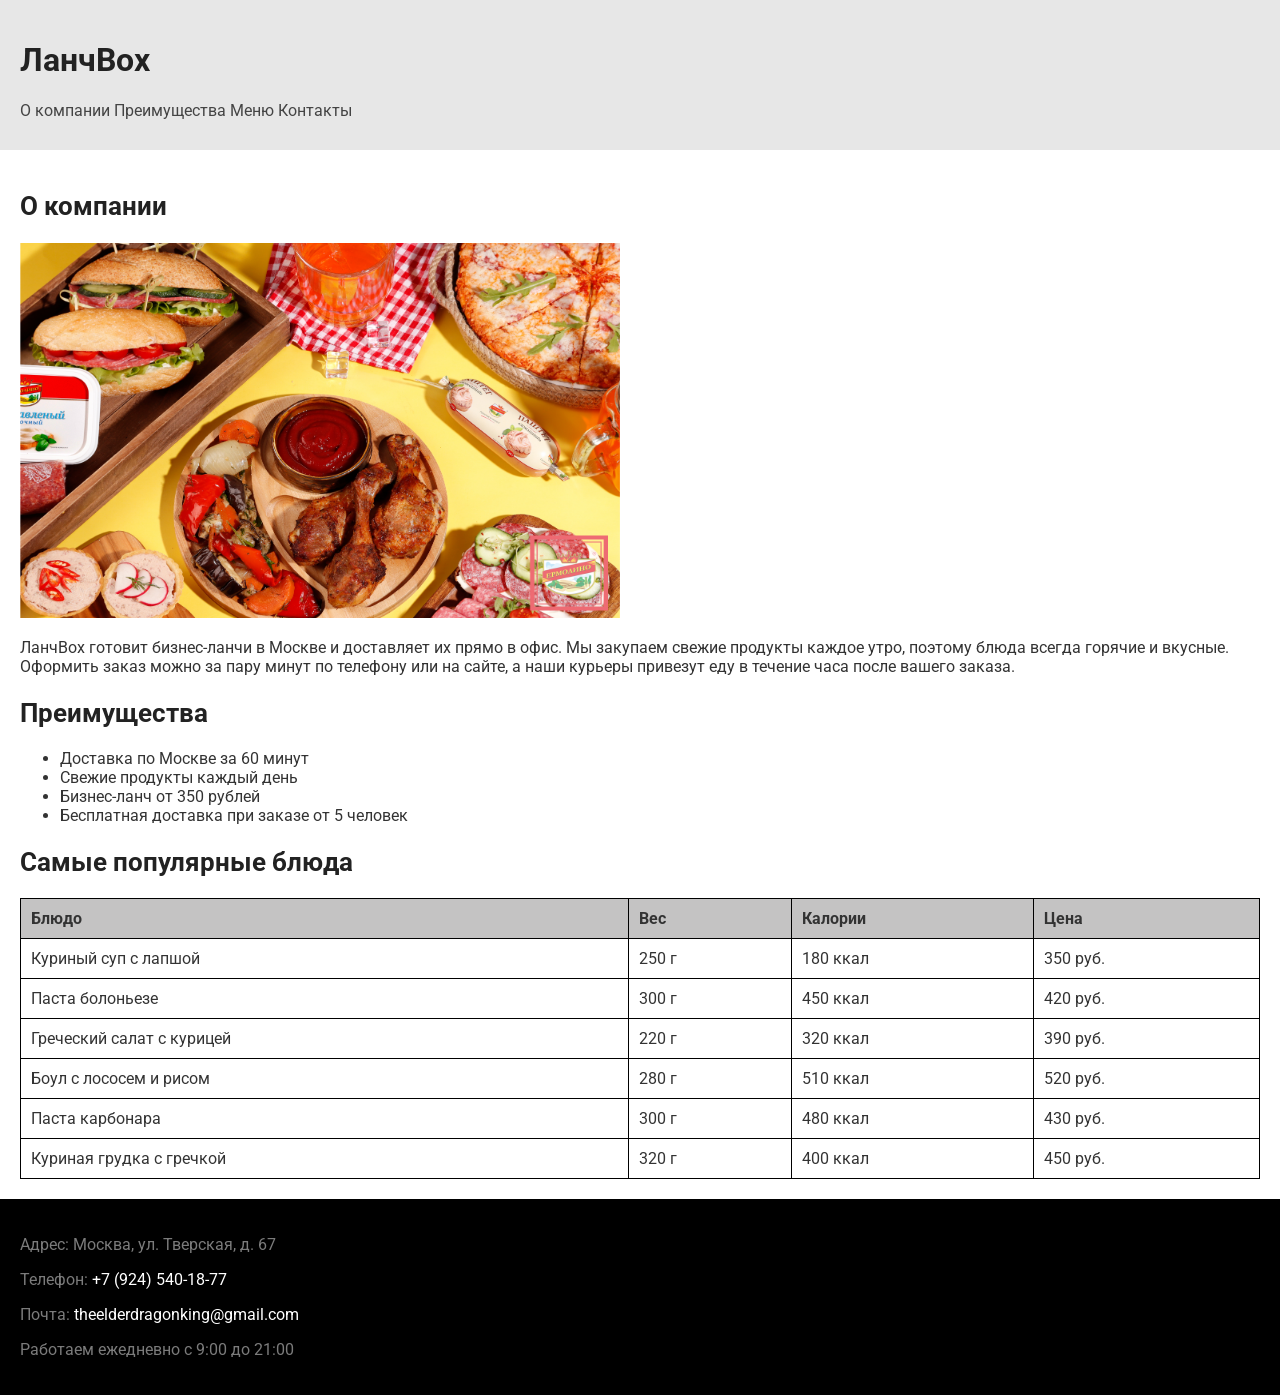
<file: lb1/index.html>
<!DOCTYPE html>
<html lang="ru">
  <meta charset="utf-8">
  <meta name="viewport" content="width=device-width, initial-scale=1">
  <title>ЛанчBox — доставка бизнес-ланчей в Москве</title>
  <link rel="preconnect" href="https://fonts.googleapis.com">
  <link rel="preconnect" href="https://fonts.gstatic.com" crossorigin>
  <link href="https://fonts.googleapis.com/css2?family=Roboto:ital,wght@0,100..900;1,100..900&display=swap" rel="stylesheet">
  <link rel="stylesheet" href="style.css">
</head>
<body>
  <header>
    <h1>ЛанчBox</h1>
    <nav>
      <a href="#about">О компании</a>
      <a href="#advantages">Преимущества</a>
      <a href="#menu">Меню</a>
      <a href="#contacts">Контакты</a>
    </nav>
  </header>

  <main>
    <section id="about">
      <h2>О компании</h2>
      <div>
        <img src="./lunch.jpg" alt="Бизнес-ланч в контейнере">
        <p>ЛанчBox готовит бизнес-ланчи в Москве и доставляет их прямо в офис. Мы закупаем свежие продукты каждое утро, поэтому блюда всегда горячие и вкусные. Оформить заказ можно за пару минут по телефону или на сайте, а наши курьеры привезут еду в течение часа после вашего заказа.</p>
      </div>
    </section>

    <section id="advantages">
      <h2>Преимущества</h2>
      <ul>
        <li>Доставка по Москве за 60 минут</li>
        <li>Свежие продукты каждый день</li>
        <li>Бизнес-ланч от 350 рублей</li>
        <li>Бесплатная доставка при заказе от 5 человек</li>
        
      </ul>
    </section>

    <section id="menu">
      <h2>Самые популярные блюда</h2>
      <table>
        <tr>
          <th>Блюдо</th>
          <th>Вес</th>
          <th>Калории</th>
          <th>Цена</th>
        </tr>
        <tr>
          <td>Куриный суп с лапшой</td>
          <td>250 г</td>
          <td>180 ккал</td>
          <td>350 руб.</td>
        </tr>
        <tr>
          <td>Паста болоньезе</td>
          <td>300 г</td>
          <td>450 ккал</td>
          <td>420 руб.</td>
        </tr>
        <tr>
          <td>Греческий салат с курицей</td>
          <td>220 г</td>
          <td>320 ккал</td>
          <td>390 руб.</td>
        </tr>
        <tr>
          <td>Боул с лососем и рисом</td>
          <td>280 г</td>
          <td>510 ккал</td>
          <td>520 руб.</td>
        </tr>
        <tr>
          <td>Паста карбонара</td>
          <td>300 г</td>
          <td>480 ккал</td>
          <td>430 руб.</td>
        </tr>
        <tr>
          <td>Куриная грудка с гречкой</td>
          <td>320 г</td>
          <td>400 ккал</td>
          <td>450 руб.</td>
        </tr>
      </table>
    </section>
  </main>

  <footer id="contacts">
    <p>Адрес: Москва, ул. Тверская, д. 67</p>
    <p>Телефон: <a href="tel:+79245401877">+7 (924) 540-18-77</a></p>
    <p>Почта: <a href="mailto:theelderdragonking@gmail.com">theelderdragonking@gmail.com</a></p>
    <p>Работаем ежедневно с 9:00 до 21:00</p>
  </footer>
</body>
</html>
</file>
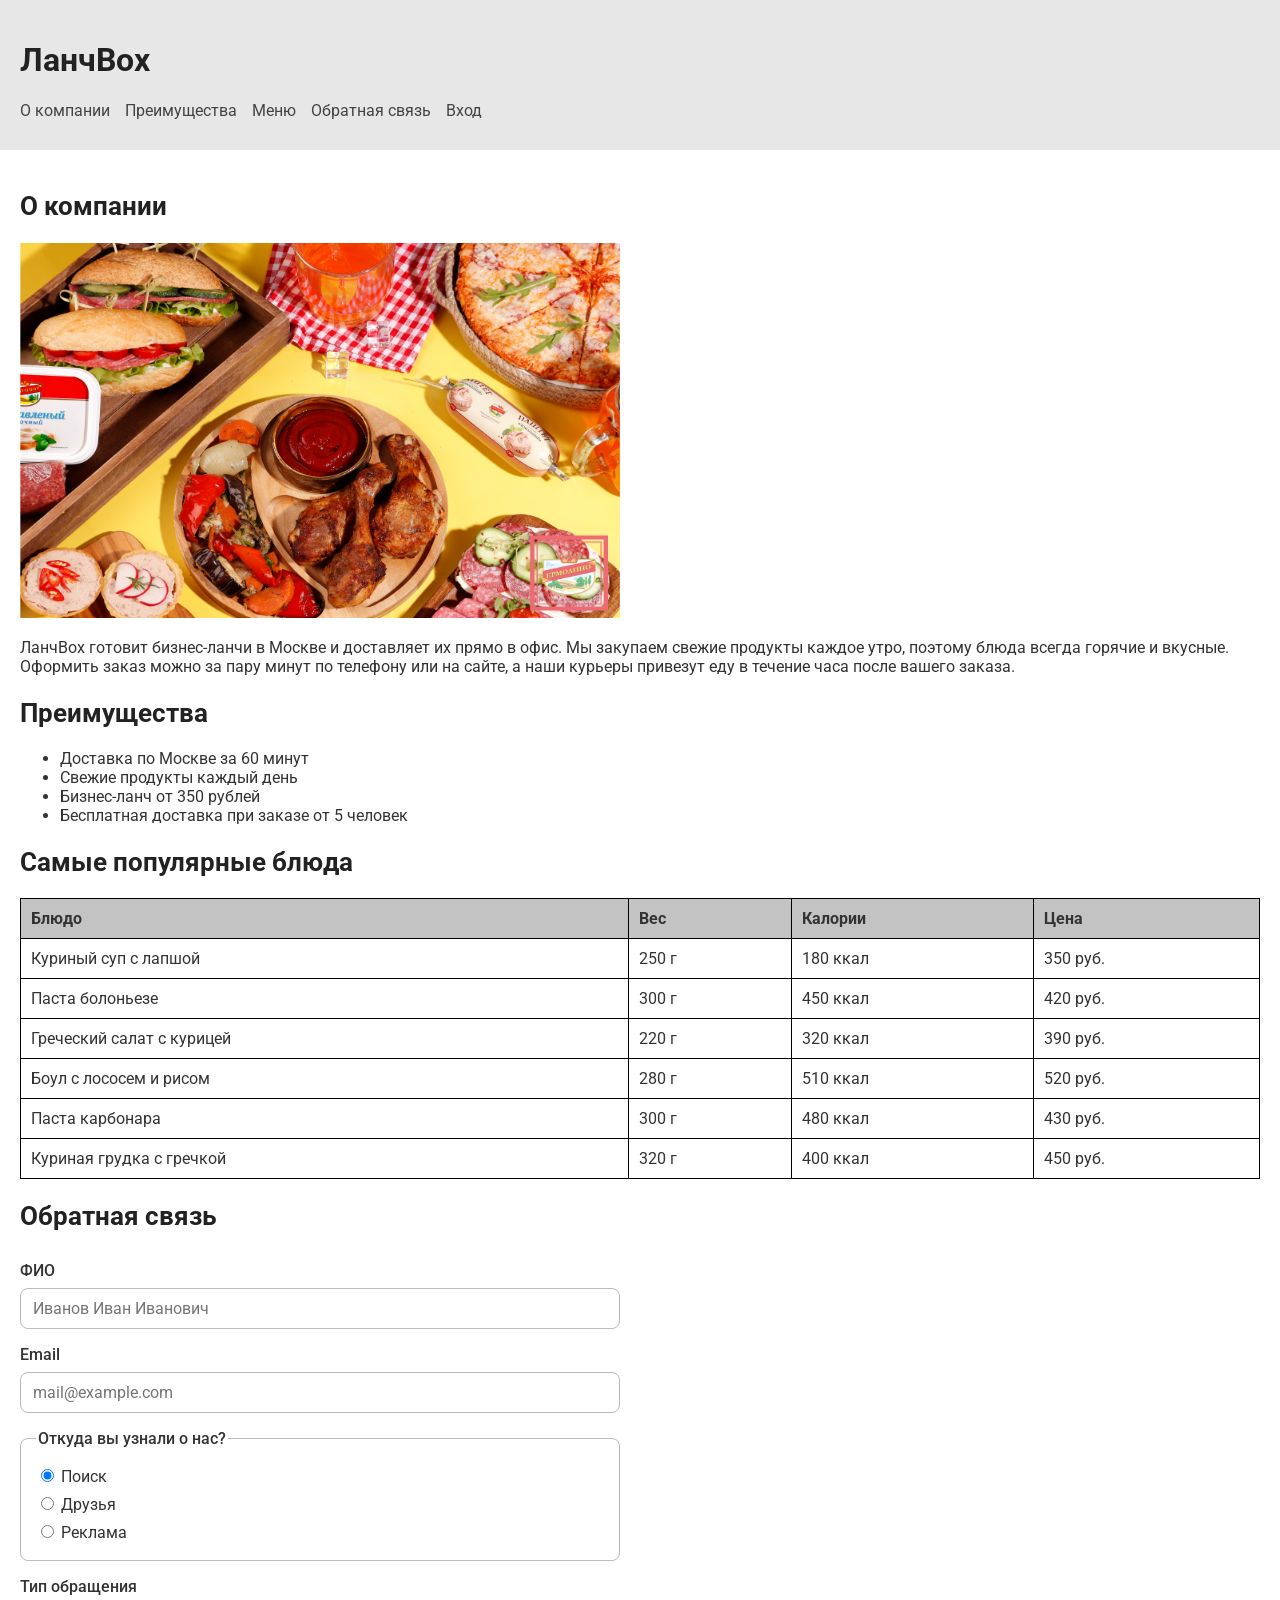
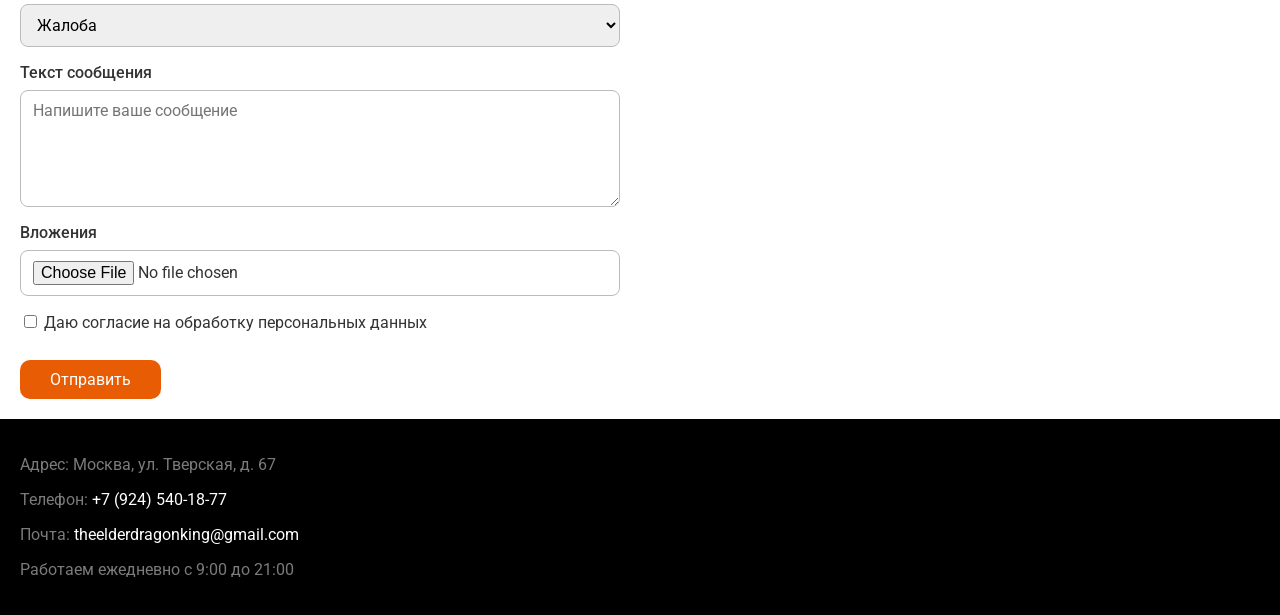
<file: lb2/index.html>
<!DOCTYPE html>
<html lang="ru">
  <meta charset="utf-8">
  <meta name="viewport" content="width=device-width, initial-scale=1">
  <title>ЛанчBox — доставка бизнес-ланчей в Москве</title>
  <link rel="preconnect" href="https://fonts.googleapis.com">
  <link rel="preconnect" href="https://fonts.gstatic.com" crossorigin>
  <link href="https://fonts.googleapis.com/css2?family=Roboto:ital,wght@0,100..900;1,100..900&display=swap" rel="stylesheet">
  <link rel="stylesheet" href="style.css">
</head>
<body>
  <header>
    <h1>ЛанчBox</h1>
    <nav class="nav">
      <a class="nav__link" href="#about">О компании</a>
      <a class="nav__link" href="#advantages">Преимущества</a>
      <a class="nav__link" href="#menu">Меню</a>
      <a class="nav__link" href="#feedback">Обратная связь</a>
      <a class="nav__link" href="auth.html">Вход</a>
    </nav>
  </header>

  <main>
    <section id="about">
      <h2>О компании</h2>
      <div>
        <img src="./lunch.jpg" alt="Бизнес-ланч в контейнере">
        <p>ЛанчBox готовит бизнес-ланчи в Москве и доставляет их прямо в офис. Мы закупаем свежие продукты каждое утро, поэтому блюда всегда горячие и вкусные. Оформить заказ можно за пару минут по телефону или на сайте, а наши курьеры привезут еду в течение часа после вашего заказа.</p>
      </div>
    </section>

    <section id="advantages">
      <h2>Преимущества</h2>
      <ul>
        <li>Доставка по Москве за 60 минут</li>
        <li>Свежие продукты каждый день</li>
        <li>Бизнес-ланч от 350 рублей</li>
        <li>Бесплатная доставка при заказе от 5 человек</li>
      </ul>
    </section>

    <section id="menu">
      <h2>Самые популярные блюда</h2>
      <table>
        <tr>
          <th>Блюдо</th>
          <th>Вес</th>
          <th>Калории</th>
          <th>Цена</th>
        </tr>
        <tr>
          <td>Куриный суп с лапшой</td>
          <td>250 г</td>
          <td>180 ккал</td>
          <td>350 руб.</td>
        </tr>
        <tr>
          <td>Паста болоньезе</td>
          <td>300 г</td>
          <td>450 ккал</td>
          <td>420 руб.</td>
        </tr>
        <tr>
          <td>Греческий салат с курицей</td>
          <td>220 г</td>
          <td>320 ккал</td>
          <td>390 руб.</td>
        </tr>
        <tr>
          <td>Боул с лососем и рисом</td>
          <td>280 г</td>
          <td>510 ккал</td>
          <td>520 руб.</td>
        </tr>
        <tr>
          <td>Паста карбонара</td>
          <td>300 г</td>
          <td>480 ккал</td>
          <td>430 руб.</td>
        </tr>
        <tr>
          <td>Куриная грудка с гречкой</td>
          <td>320 г</td>
          <td>400 ккал</td>
          <td>450 руб.</td>
        </tr>
      </table>
    </section>

    <section id="feedback">
      <h2>Обратная связь</h2>
      <form class="form" action="https://httpbin.org/post" method="POST" enctype="multipart/form-data">
        <label class="form__label" for="name">ФИО</label>
        <input class="form__input" type="text" id="name" name="name" placeholder="Иванов Иван Иванович" required>

        <label class="form__label" for="email">Email</label>
        <input class="form__input" type="text" id="email" name="email" placeholder="mail@example.com" required>

        <fieldset class="form__fieldset">
          <legend class="form__legend">Откуда вы узнали о нас?</legend>
          <label class="form__choice">
            <input type="radio" name="source" value="search" checked> Поиск
          </label>
          <label class="form__choice">
            <input type="radio" name="source" value="friends"> Друзья
          </label>
          <label class="form__choice">
            <input type="radio" name="source" value="ads"> Реклама
          </label>
        </fieldset>

        <label class="form__label" for="type">Тип обращения</label>
        <select class="form__input" id="type" name="type">
          <option value="complaint">Жалоба</option>
          <option value="suggestion">Предложение</option>
        </select>

        <label class="form__label" for="message">Текст сообщения</label>
        <textarea class="form__input form__textarea" id="message" name="message" rows="5" placeholder="Напишите ваше сообщение"></textarea>

        <label class="form__label" for="file">Вложения</label>
        <input class="form__input" type="file" id="file" name="file">

        <label class="form__choice">
          <input type="checkbox" name="agree" required> Даю согласие на обработку персональных данных
        </label>

        <button class="form__button" type="submit">Отправить</button>
      </form>
    </section>
  </main>

  <footer id="contacts">
    <p>Адрес: Москва, ул. Тверская, д. 67</p>
    <p>Телефон: <a href="tel:+79245401877">+7 (924) 540-18-77</a></p>
    <p>Почта: <a href="mailto:theelderdragonking@gmail.com">theelderdragonking@gmail.com</a></p>
    <p>Работаем ежедневно с 9:00 до 21:00</p>
  </footer>
</body>
</html>
</file>
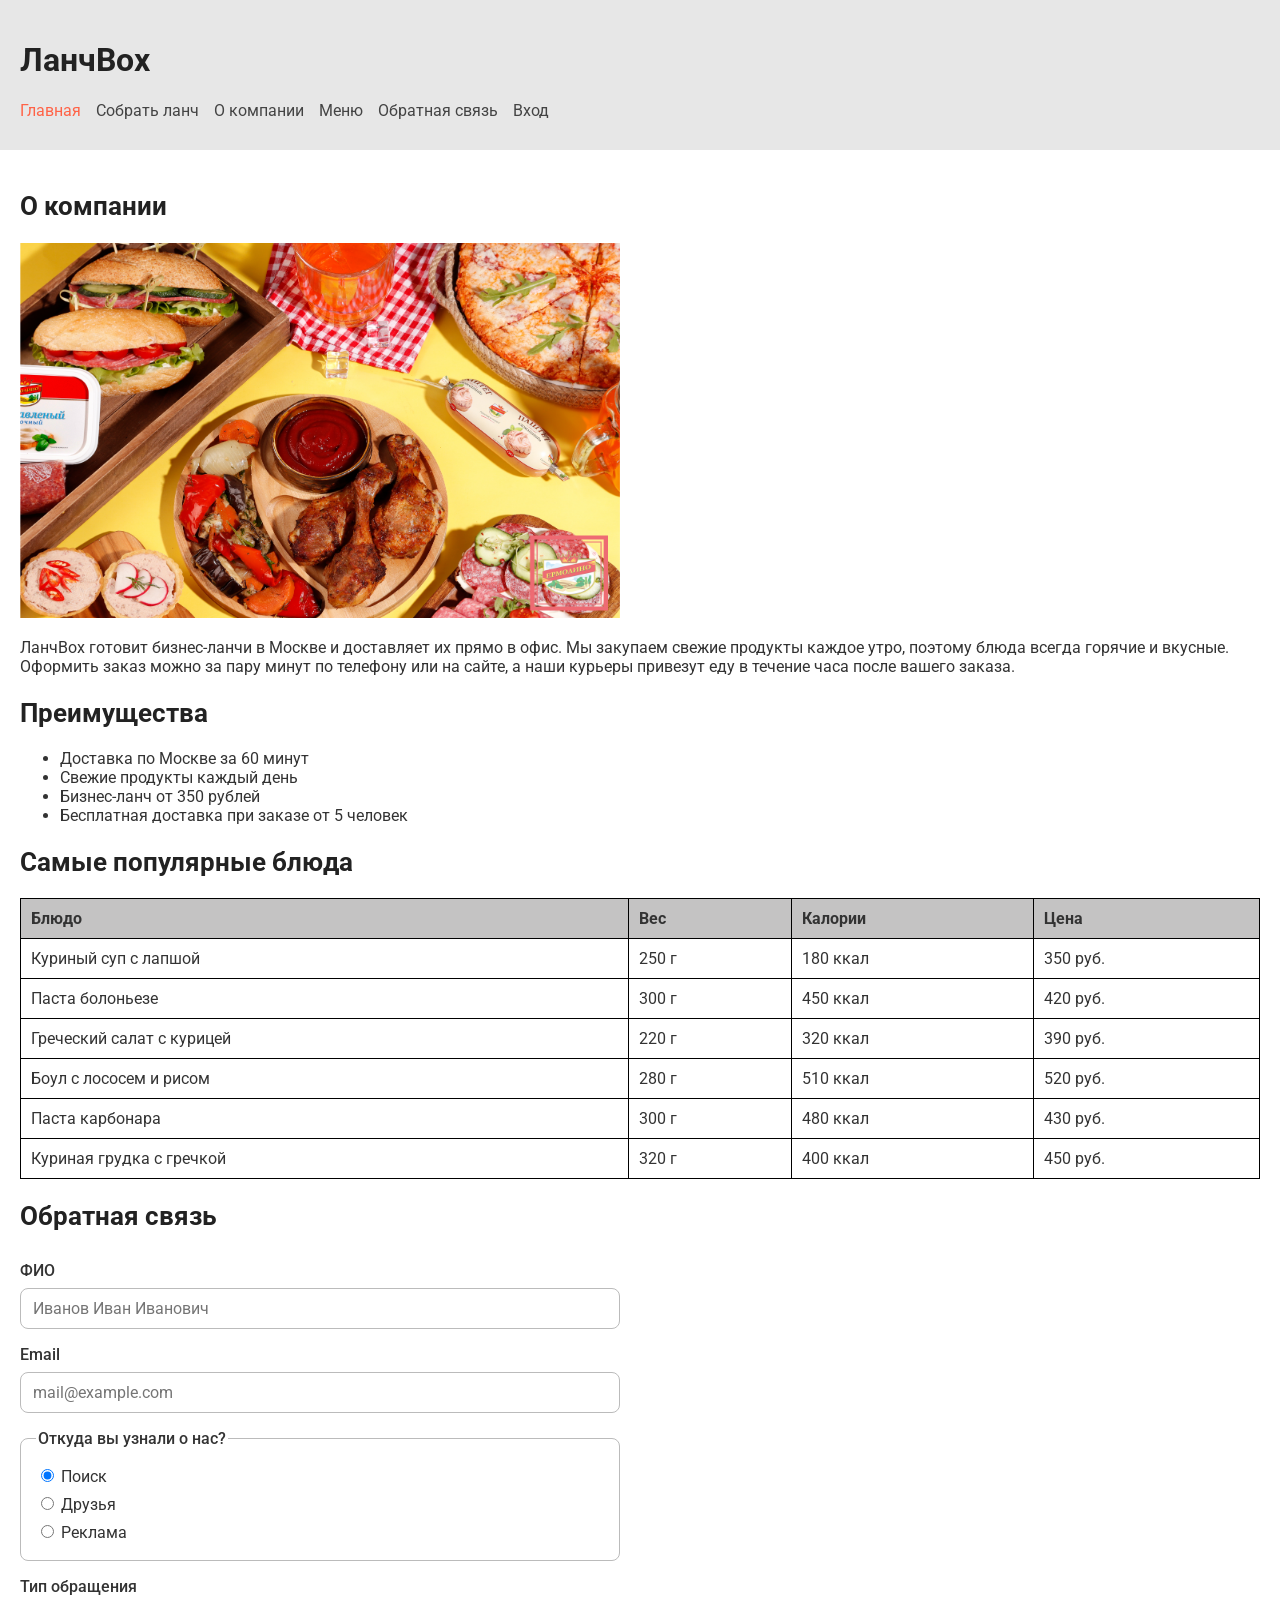
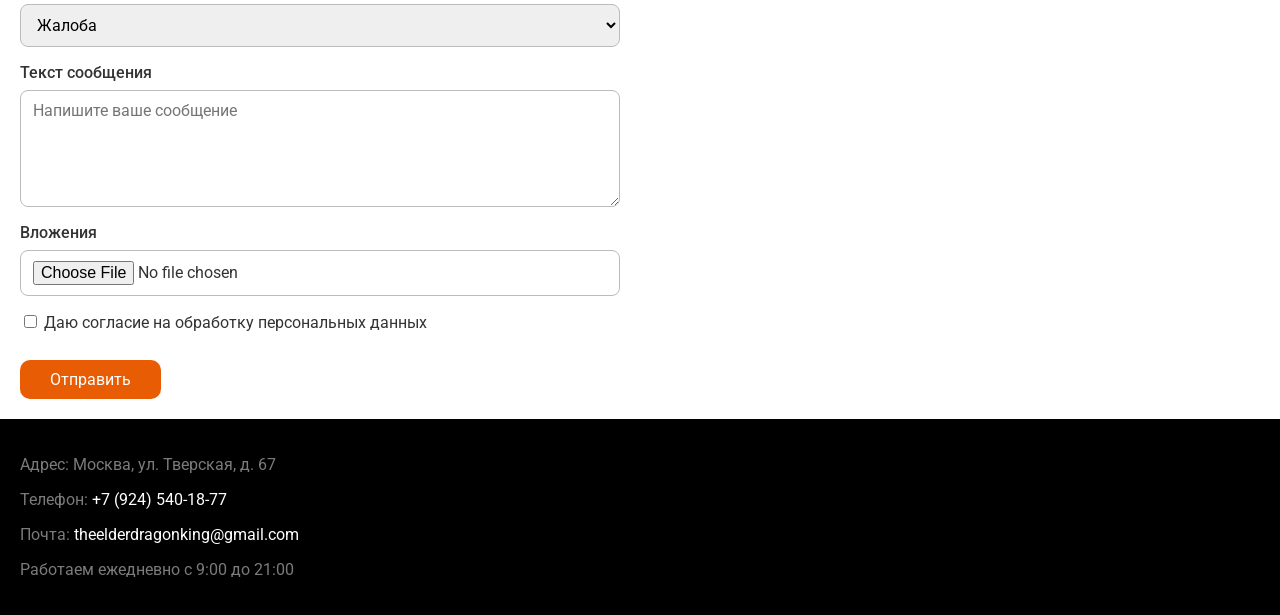
<file: lb3/index.html>
<!DOCTYPE html>
<html lang="ru">
  <meta charset="utf-8">
  <meta name="viewport" content="width=device-width, initial-scale=1">
  <title>ЛанчBox — доставка бизнес-ланчей в Москве</title>
  <link rel="preconnect" href="https://fonts.googleapis.com">
  <link rel="preconnect" href="https://fonts.gstatic.com" crossorigin>
  <link href="https://fonts.googleapis.com/css2?family=Roboto:ital,wght@0,100..900;1,100..900&display=swap" rel="stylesheet">
  <link rel="stylesheet" href="style.css">
  <link rel="stylesheet" href="print.css" media="print">
</head>
<body>
  <header>
    <h1>ЛанчBox</h1>
    <nav class="nav">
      <a class="nav__link active" href="index.html">Главная</a>
      <a class="nav__link" href="lunch.html">Собрать ланч</a>
      <a class="nav__link" href="#about">О компании</a>
      <a class="nav__link" href="#menu">Меню</a>
      <a class="nav__link" href="#feedback">Обратная связь</a>
      <a class="nav__link" href="auth.html">Вход</a>
    </nav>
  </header>

  <main>
    <section id="about">
      <h2>О компании</h2>
      <div>
        <img src="./lunch.jpg" alt="Бизнес-ланч в контейнере">
        <p>ЛанчBox готовит бизнес-ланчи в Москве и доставляет их прямо в офис. Мы закупаем свежие продукты каждое утро, поэтому блюда всегда горячие и вкусные. Оформить заказ можно за пару минут по телефону или на сайте, а наши курьеры привезут еду в течение часа после вашего заказа.</p>
      </div>
    </section>

    <section id="advantages">
      <h2>Преимущества</h2>
      <ul>
        <li>Доставка по Москве за 60 минут</li>
        <li>Свежие продукты каждый день</li>
        <li>Бизнес-ланч от 350 рублей</li>
        <li>Бесплатная доставка при заказе от 5 человек</li>
      </ul>
    </section>

    <section id="menu">
      <h2>Самые популярные блюда</h2>
      <table>
        <tr>
          <th>Блюдо</th>
          <th>Вес</th>
          <th>Калории</th>
          <th>Цена</th>
        </tr>
        <tr>
          <td>Куриный суп с лапшой</td>
          <td>250 г</td>
          <td>180 ккал</td>
          <td>350 руб.</td>
        </tr>
        <tr>
          <td>Паста болоньезе</td>
          <td>300 г</td>
          <td>450 ккал</td>
          <td>420 руб.</td>
        </tr>
        <tr>
          <td>Греческий салат с курицей</td>
          <td>220 г</td>
          <td>320 ккал</td>
          <td>390 руб.</td>
        </tr>
        <tr>
          <td>Боул с лососем и рисом</td>
          <td>280 г</td>
          <td>510 ккал</td>
          <td>520 руб.</td>
        </tr>
        <tr>
          <td>Паста карбонара</td>
          <td>300 г</td>
          <td>480 ккал</td>
          <td>430 руб.</td>
        </tr>
        <tr>
          <td>Куриная грудка с гречкой</td>
          <td>320 г</td>
          <td>400 ккал</td>
          <td>450 руб.</td>
        </tr>
      </table>
    </section>

    <section id="feedback">
      <h2>Обратная связь</h2>
      <form class="form" action="https://httpbin.org/post" method="POST" enctype="multipart/form-data">
        <label class="form__label" for="name">ФИО</label>
        <input class="form__input" type="text" id="name" name="name" placeholder="Иванов Иван Иванович" required>

        <label class="form__label" for="email">Email</label>
        <input class="form__input" type="text" id="email" name="email" placeholder="mail@example.com" required>

        <fieldset class="form__fieldset">
          <legend class="form__legend">Откуда вы узнали о нас?</legend>
          <label class="form__choice">
            <input type="radio" name="source" value="search" checked> Поиск
          </label>
          <label class="form__choice">
            <input type="radio" name="source" value="friends"> Друзья
          </label>
          <label class="form__choice">
            <input type="radio" name="source" value="ads"> Реклама
          </label>
        </fieldset>

        <label class="form__label" for="type">Тип обращения</label>
        <select class="form__input" id="type" name="type">
          <option value="complaint">Жалоба</option>
          <option value="suggestion">Предложение</option>
        </select>

        <label class="form__label" for="message">Текст сообщения</label>
        <textarea class="form__input form__textarea" id="message" name="message" rows="5" placeholder="Напишите ваше сообщение"></textarea>

        <label class="form__label" for="file">Вложения</label>
        <input class="form__input" type="file" id="file" name="file">

        <label class="form__choice">
          <input type="checkbox" name="agree" required> Даю согласие на обработку персональных данных
        </label>

        <button class="form__button" type="submit">Отправить</button>
      </form>
    </section>
  </main>

  <footer id="contacts">
    <p>Адрес: Москва, ул. Тверская, д. 67</p>
    <p>Телефон: <a href="tel:+79245401877">+7 (924) 540-18-77</a></p>
    <p>Почта: <a href="mailto:theelderdragonking@gmail.com">theelderdragonking@gmail.com</a></p>
    <p>Работаем ежедневно с 9:00 до 21:00</p>
  </footer>
</body>
</html>
</file>
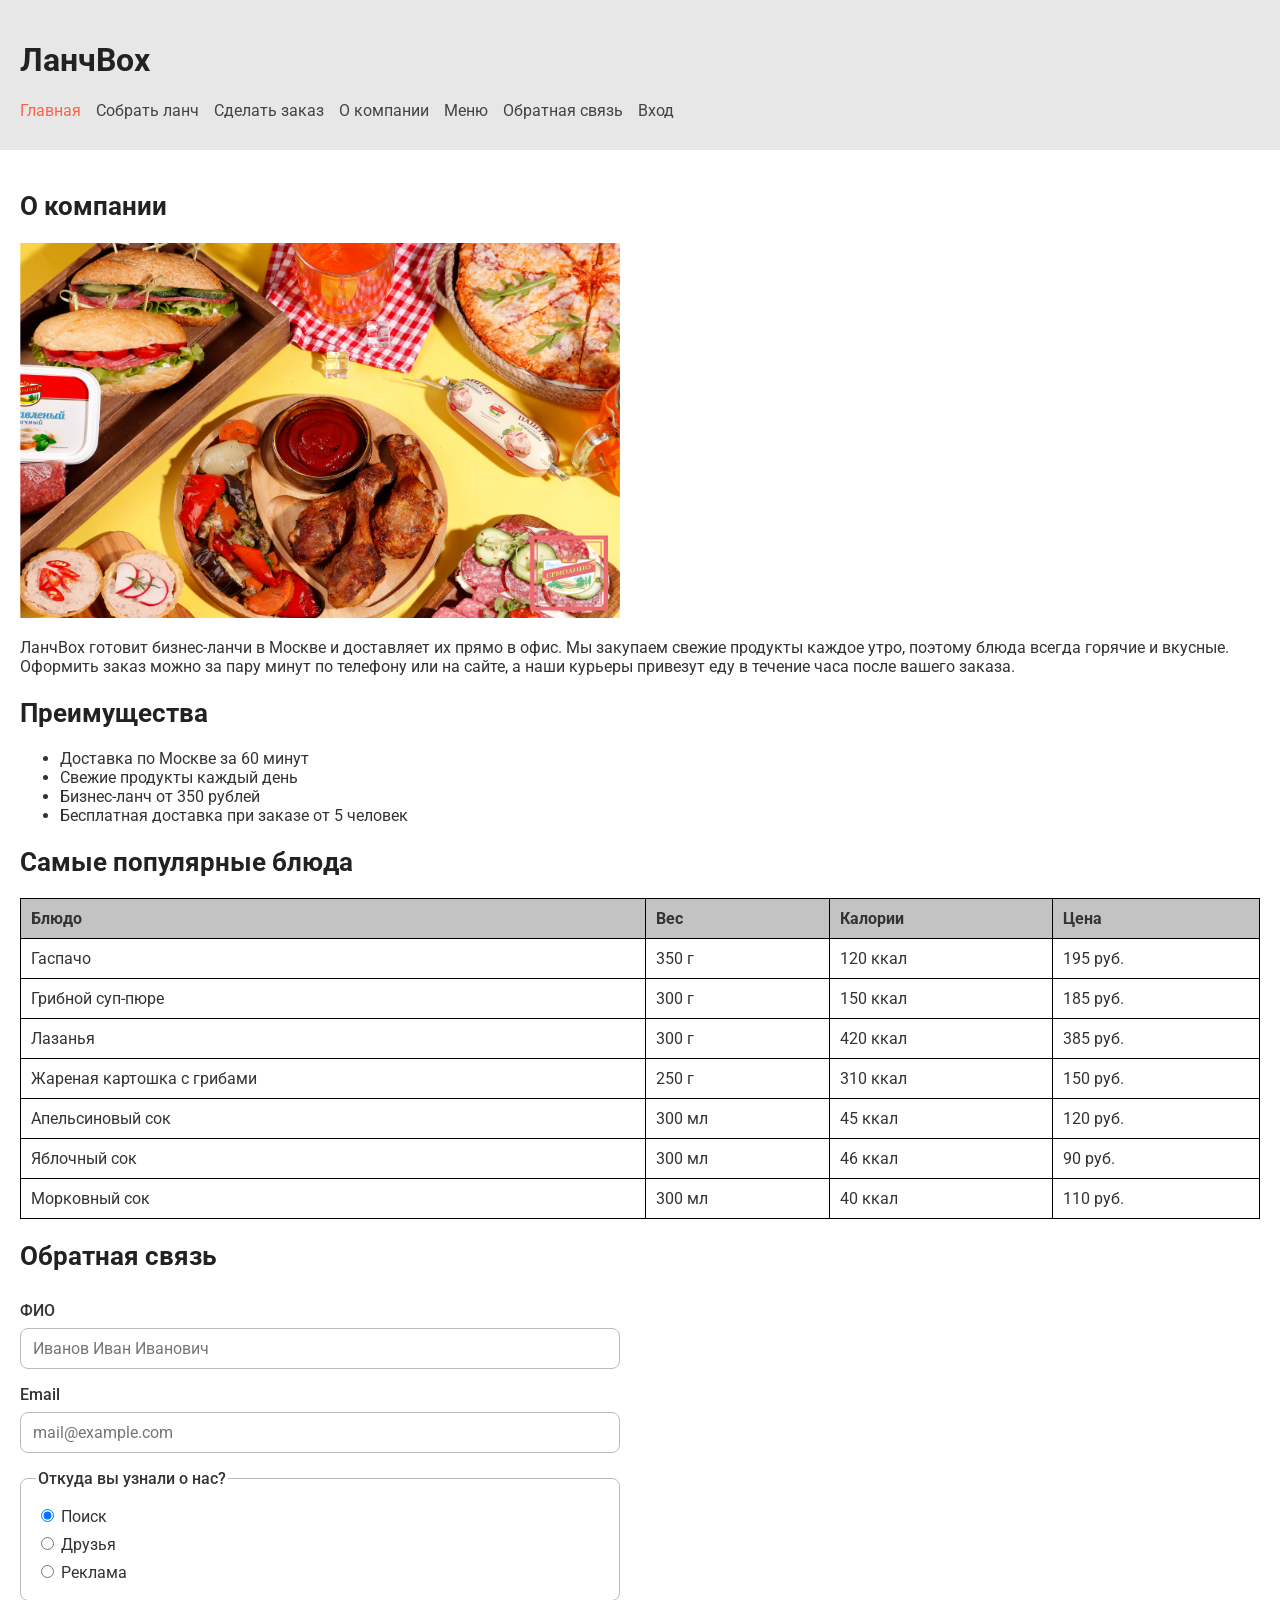
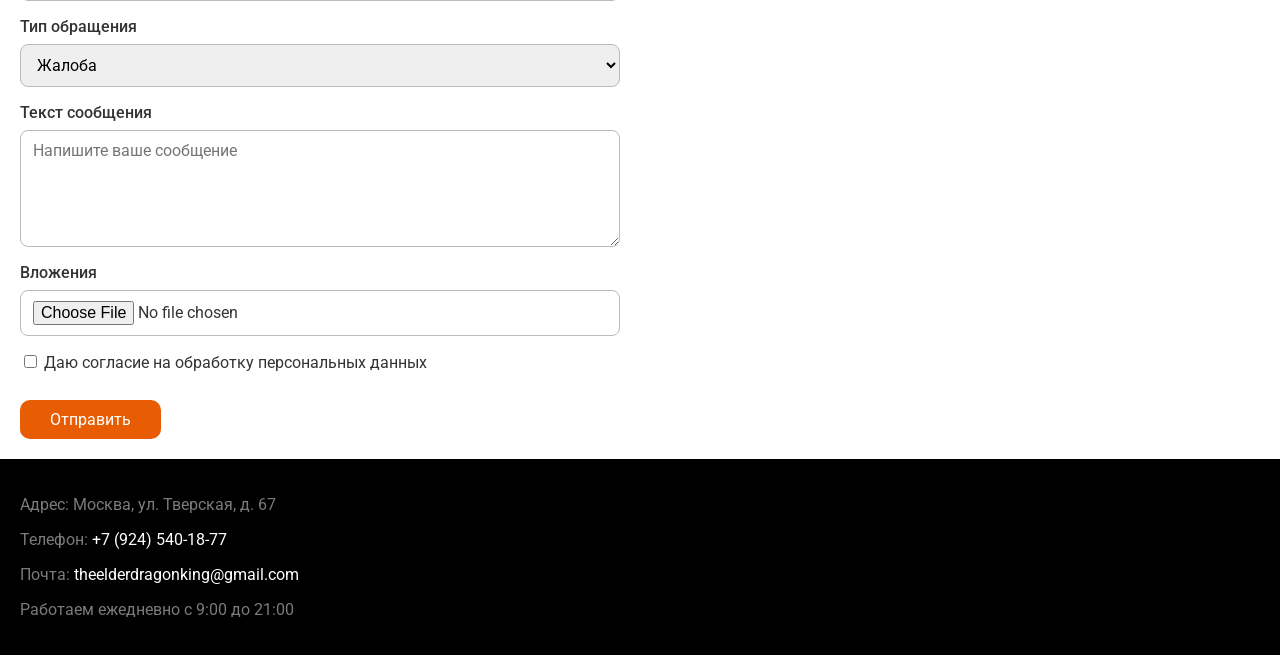
<file: lb4/index.html>
<!DOCTYPE html>
<html lang="ru">
  <meta charset="utf-8">
  <meta name="viewport" content="width=device-width, initial-scale=1">
  <title>ЛанчBox — доставка бизнес-ланчей в Москве</title>
  <link rel="preconnect" href="https://fonts.googleapis.com">
  <link rel="preconnect" href="https://fonts.gstatic.com" crossorigin>
  <link href="https://fonts.googleapis.com/css2?family=Roboto:ital,wght@0,100..900;1,100..900&display=swap" rel="stylesheet">
  <link rel="stylesheet" href="style.css">
  <link rel="stylesheet" href="print.css" media="print">
</head>
<body>
  <header>
    <h1>ЛанчBox</h1>
    <nav class="nav">
      <a class="nav__link active" href="index.html">Главная</a>
      <a class="nav__link" href="lunch.html">Собрать ланч</a>
      <a class="nav__link" href="lunch.html#order">Сделать заказ</a>
      <a class="nav__link" href="#about">О компании</a>
      <a class="nav__link" href="#menu">Меню</a>
      <a class="nav__link" href="#feedback">Обратная связь</a>
      <a class="nav__link" href="auth.html">Вход</a>
    </nav>
  </header>

  <main>
    <section id="about">
      <h2>О компании</h2>
      <div>
        <img src="./lunch.jpg" alt="Бизнес-ланч в контейнере">
        <p>ЛанчBox готовит бизнес-ланчи в Москве и доставляет их прямо в офис. Мы закупаем свежие продукты каждое утро, поэтому блюда всегда горячие и вкусные. Оформить заказ можно за пару минут по телефону или на сайте, а наши курьеры привезут еду в течение часа после вашего заказа.</p>
      </div>
    </section>

    <section id="advantages">
      <h2>Преимущества</h2>
      <ul>
        <li>Доставка по Москве за 60 минут</li>
        <li>Свежие продукты каждый день</li>
        <li>Бизнес-ланч от 350 рублей</li>
        <li>Бесплатная доставка при заказе от 5 человек</li>
      </ul>
    </section>

    <section id="menu">
      <h2>Самые популярные блюда</h2>
      <table>
        <tr>
          <th>Блюдо</th>
          <th>Вес</th>
          <th>Калории</th>
          <th>Цена</th>
        </tr>
        <tr>
          <td>Гаспачо</td>
          <td>350 г</td>
          <td>120 ккал</td>
          <td>195 руб.</td>
        </tr>
        <tr>
          <td>Грибной суп-пюре</td>
          <td>300 г</td>
          <td>150 ккал</td>
          <td>185 руб.</td>
        </tr>
        <tr>
          <td>Лазанья</td>
          <td>300 г</td>
          <td>420 ккал</td>
          <td>385 руб.</td>
        </tr>
        <tr>
          <td>Жареная картошка с грибами</td>
          <td>250 г</td>
          <td>310 ккал</td>
          <td>150 руб.</td>
        </tr>
        <tr>
          <td>Апельсиновый сок</td>
          <td>300 мл</td>
          <td>45 ккал</td>
          <td>120 руб.</td>
        </tr>
        <tr>
          <td>Яблочный сок</td>
          <td>300 мл</td>
          <td>46 ккал</td>
          <td>90 руб.</td>
        </tr>
        <tr>
          <td>Морковный сок</td>
          <td>300 мл</td>
          <td>40 ккал</td>
          <td>110 руб.</td>
        </tr>
      </table>
    </section>

    <section id="feedback">
      <h2>Обратная связь</h2>
      <form class="form" action="https://httpbin.org/post" method="POST" enctype="multipart/form-data">
        <label class="form__label" for="name">ФИО</label>
        <input class="form__input" type="text" id="name" name="name" placeholder="Иванов Иван Иванович" required>

        <label class="form__label" for="email">Email</label>
        <input class="form__input" type="text" id="email" name="email" placeholder="mail@example.com" required>

        <fieldset class="form__fieldset">
          <legend class="form__legend">Откуда вы узнали о нас?</legend>
          <label class="form__choice">
            <input type="radio" name="source" value="search" checked> Поиск
          </label>
          <label class="form__choice">
            <input type="radio" name="source" value="friends"> Друзья
          </label>
          <label class="form__choice">
            <input type="radio" name="source" value="ads"> Реклама
          </label>
        </fieldset>

        <label class="form__label" for="type">Тип обращения</label>
        <select class="form__input" id="type" name="type">
          <option value="complaint">Жалоба</option>
          <option value="suggestion">Предложение</option>
        </select>

        <label class="form__label" for="message">Текст сообщения</label>
        <textarea class="form__input form__textarea" id="message" name="message" rows="5" placeholder="Напишите ваше сообщение"></textarea>

        <label class="form__label" for="file">Вложения</label>
        <input class="form__input" type="file" id="file" name="file">

        <label class="form__choice">
          <input type="checkbox" name="agree" required> Даю согласие на обработку персональных данных
        </label>

        <button class="form__button" type="submit">Отправить</button>
      </form>
    </section>
  </main>

  <footer id="contacts">
    <p>Адрес: Москва, ул. Тверская, д. 67</p>
    <p>Телефон: <a href="tel:+79245401877">+7 (924) 540-18-77</a></p>
    <p>Почта: <a href="mailto:theelderdragonking@gmail.com">theelderdragonking@gmail.com</a></p>
    <p>Работаем ежедневно с 9:00 до 21:00</p>
  </footer>
</body>
</html>
</file>
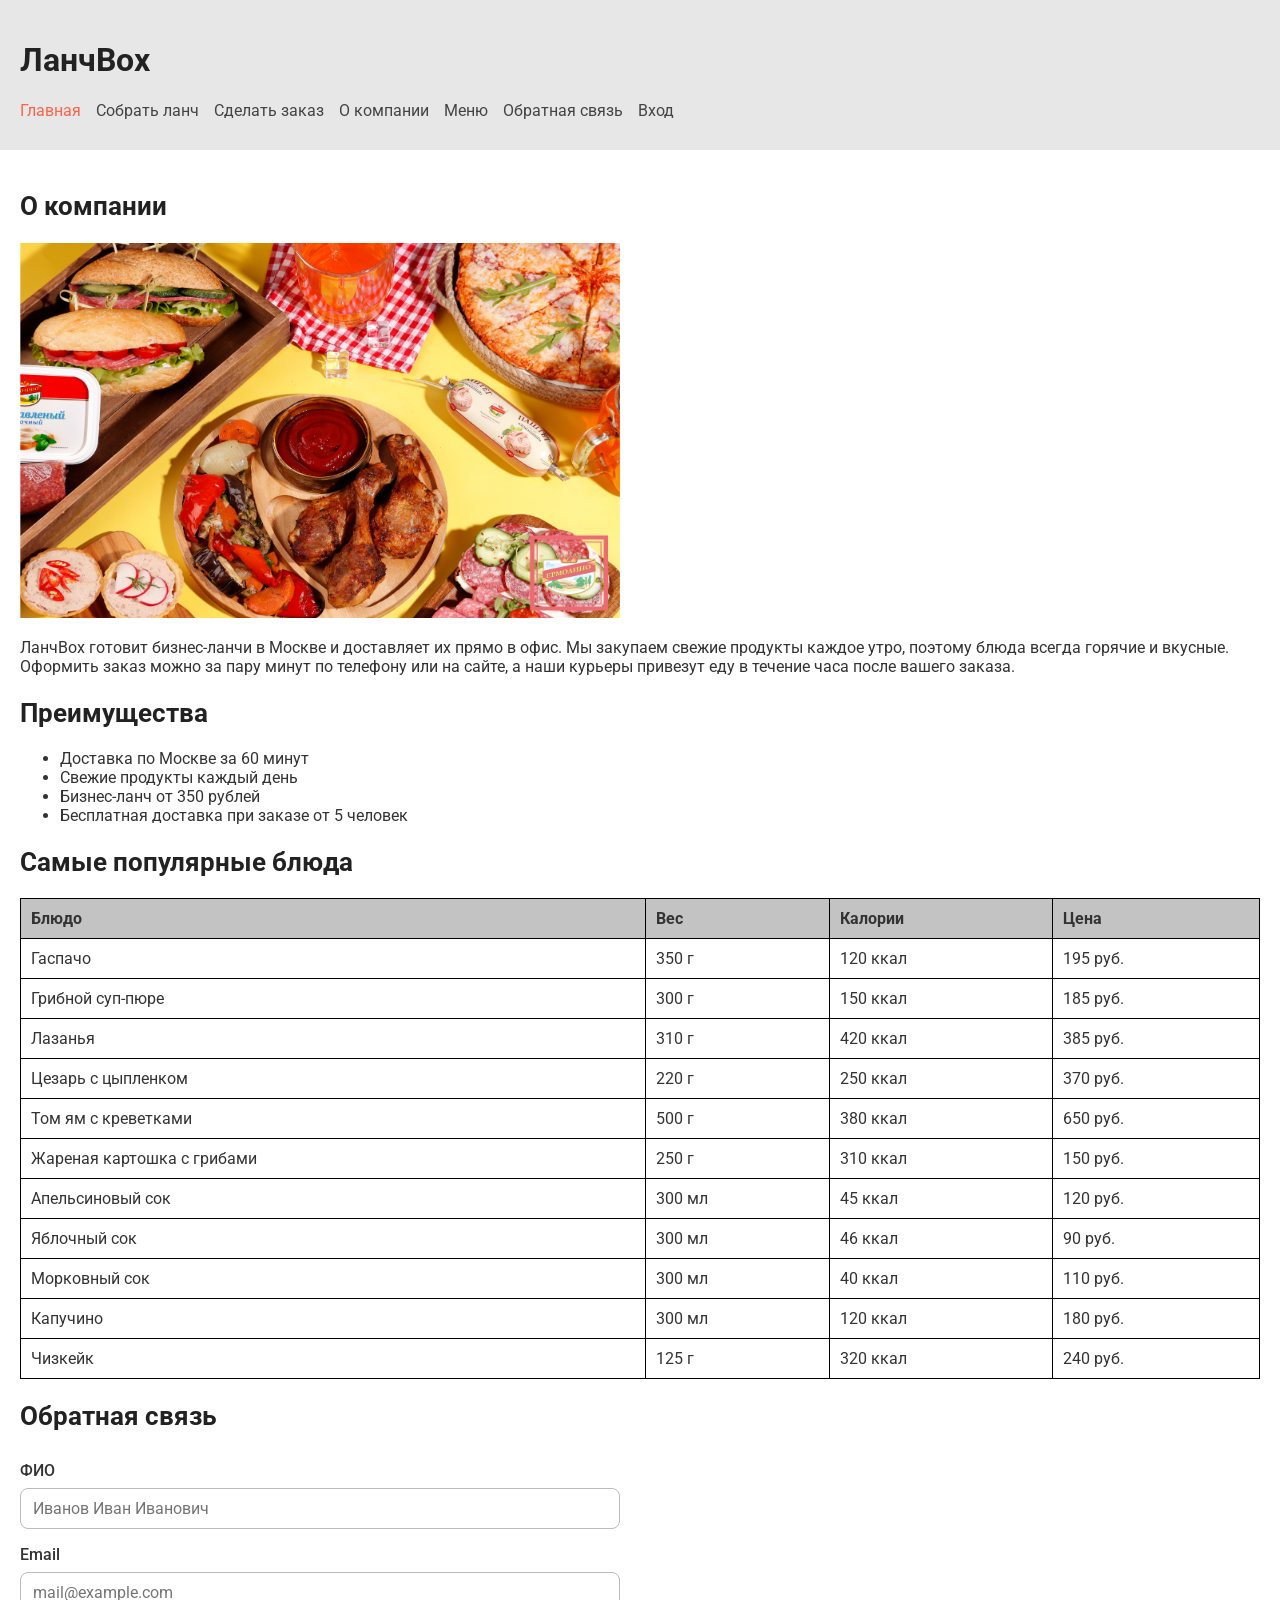
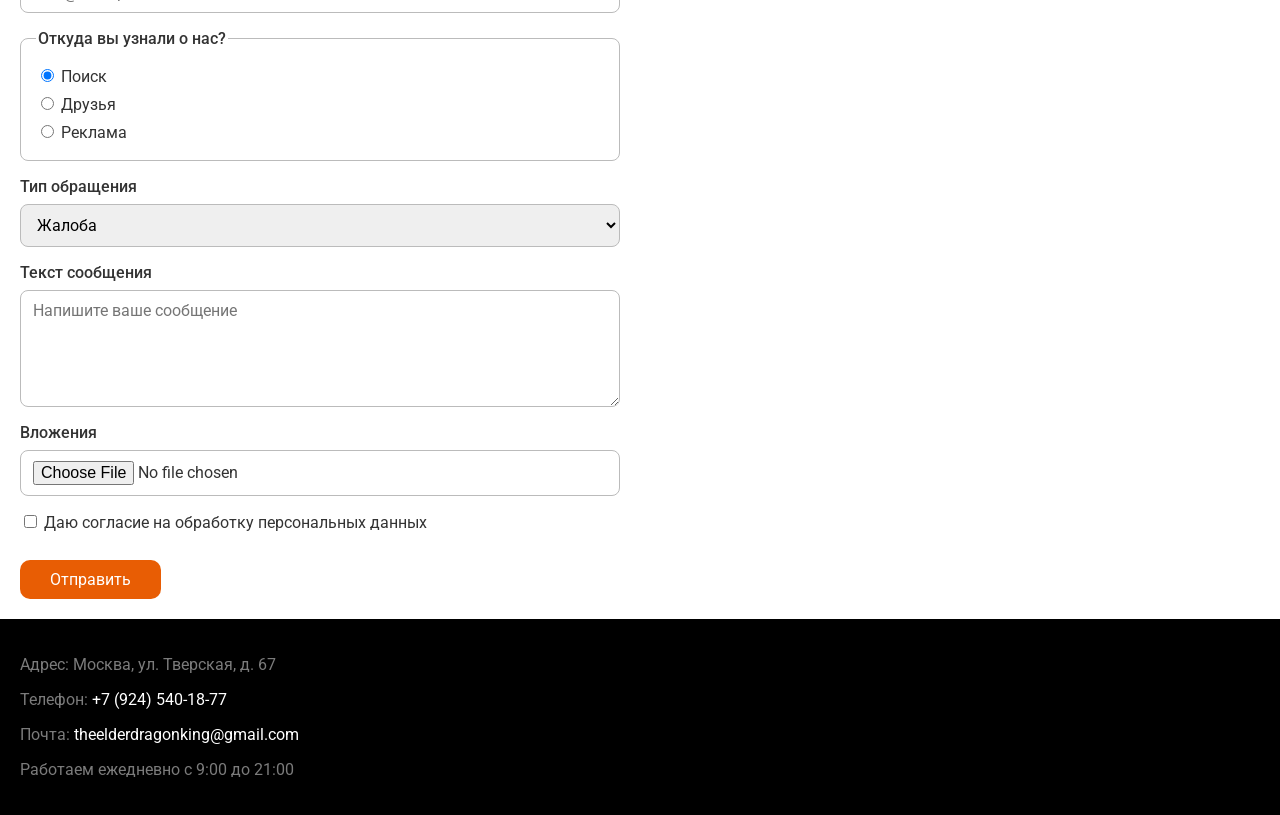
<file: lb5/index.html>
<!DOCTYPE html>
<html lang="ru">
  <meta charset="utf-8">
  <meta name="viewport" content="width=device-width, initial-scale=1">
  <title>ЛанчBox — доставка бизнес-ланчей в Москве</title>
  <link rel="preconnect" href="https://fonts.googleapis.com">
  <link rel="preconnect" href="https://fonts.gstatic.com" crossorigin>
  <link href="https://fonts.googleapis.com/css2?family=Roboto:ital,wght@0,100..900;1,100..900&display=swap" rel="stylesheet">
  <link rel="stylesheet" href="style.css">
  <link rel="stylesheet" href="print.css" media="print">
</head>
<body>
  <header>
    <h1>ЛанчBox</h1>
    <nav class="nav">
      <a class="nav__link active" href="index.html">Главная</a>
      <a class="nav__link" href="lunch.html">Собрать ланч</a>
      <a class="nav__link" href="lunch.html#order">Сделать заказ</a>
      <a class="nav__link" href="#about">О компании</a>
      <a class="nav__link" href="#menu">Меню</a>
      <a class="nav__link" href="#feedback">Обратная связь</a>
      <a class="nav__link" href="auth.html">Вход</a>
    </nav>
  </header>

  <main>
    <section id="about">
      <h2>О компании</h2>
      <div>
        <img src="./lunch.jpg" alt="Бизнес-ланч в контейнере">
        <p>ЛанчBox готовит бизнес-ланчи в Москве и доставляет их прямо в офис. Мы закупаем свежие продукты каждое утро, поэтому блюда всегда горячие и вкусные. Оформить заказ можно за пару минут по телефону или на сайте, а наши курьеры привезут еду в течение часа после вашего заказа.</p>
      </div>
    </section>

    <section id="advantages">
      <h2>Преимущества</h2>
      <ul>
        <li>Доставка по Москве за 60 минут</li>
        <li>Свежие продукты каждый день</li>
        <li>Бизнес-ланч от 350 рублей</li>
        <li>Бесплатная доставка при заказе от 5 человек</li>
      </ul>
    </section>

    <section id="menu">
      <h2>Самые популярные блюда</h2>
      <table>
        <tr>
          <th>Блюдо</th>
          <th>Вес</th>
          <th>Калории</th>
          <th>Цена</th>
        </tr>
        <tr>
          <td>Гаспачо</td>
          <td>350 г</td>
          <td>120 ккал</td>
          <td>195 руб.</td>
        </tr>
        <tr>
          <td>Грибной суп-пюре</td>
          <td>300 г</td>
          <td>150 ккал</td>
          <td>185 руб.</td>
        </tr>
        <tr>
          <td>Лазанья</td>
          <td>310 г</td>
          <td>420 ккал</td>
          <td>385 руб.</td>
        </tr>
        <tr>
          <td>Цезарь с цыпленком</td>
          <td>220 г</td>
          <td>250 ккал</td>
          <td>370 руб.</td>
        </tr>
        <tr>
          <td>Том ям с креветками</td>
          <td>500 г</td>
          <td>380 ккал</td>
          <td>650 руб.</td>
        </tr>
        <tr>
          <td>Жареная картошка с грибами</td>
          <td>250 г</td>
          <td>310 ккал</td>
          <td>150 руб.</td>
        </tr>
        <tr>
          <td>Апельсиновый сок</td>
          <td>300 мл</td>
          <td>45 ккал</td>
          <td>120 руб.</td>
        </tr>
        <tr>
          <td>Яблочный сок</td>
          <td>300 мл</td>
          <td>46 ккал</td>
          <td>90 руб.</td>
        </tr>
        <tr>
          <td>Морковный сок</td>
          <td>300 мл</td>
          <td>40 ккал</td>
          <td>110 руб.</td>
        </tr>
        <tr>
          <td>Капучино</td>
          <td>300 мл</td>
          <td>120 ккал</td>
          <td>180 руб.</td>
        </tr>
        <tr>
          <td>Чизкейк</td>
          <td>125 г</td>
          <td>320 ккал</td>
          <td>240 руб.</td>
        </tr>
      </table>
    </section>

    <section id="feedback">
      <h2>Обратная связь</h2>
      <form class="form" action="https://httpbin.org/post" method="POST" enctype="multipart/form-data">
        <label class="form__label" for="name">ФИО</label>
        <input class="form__input" type="text" id="name" name="name" placeholder="Иванов Иван Иванович" required>

        <label class="form__label" for="email">Email</label>
        <input class="form__input" type="text" id="email" name="email" placeholder="mail@example.com" required>

        <fieldset class="form__fieldset">
          <legend class="form__legend">Откуда вы узнали о нас?</legend>
          <label class="form__choice">
            <input type="radio" name="source" value="search" checked> Поиск
          </label>
          <label class="form__choice">
            <input type="radio" name="source" value="friends"> Друзья
          </label>
          <label class="form__choice">
            <input type="radio" name="source" value="ads"> Реклама
          </label>
        </fieldset>

        <label class="form__label" for="type">Тип обращения</label>
        <select class="form__input" id="type" name="type">
          <option value="complaint">Жалоба</option>
          <option value="suggestion">Предложение</option>
        </select>

        <label class="form__label" for="message">Текст сообщения</label>
        <textarea class="form__input form__textarea" id="message" name="message" rows="5" placeholder="Напишите ваше сообщение"></textarea>

        <label class="form__label" for="file">Вложения</label>
        <input class="form__input" type="file" id="file" name="file">

        <label class="form__choice">
          <input type="checkbox" name="agree" required> Даю согласие на обработку персональных данных
        </label>

        <button class="form__button" type="submit">Отправить</button>
      </form>
    </section>
  </main>

  <footer id="contacts">
    <p>Адрес: Москва, ул. Тверская, д. 67</p>
    <p>Телефон: <a href="tel:+79245401877">+7 (924) 540-18-77</a></p>
    <p>Почта: <a href="mailto:theelderdragonking@gmail.com">theelderdragonking@gmail.com</a></p>
    <p>Работаем ежедневно с 9:00 до 21:00</p>
  </footer>
</body>
</html>
</file>
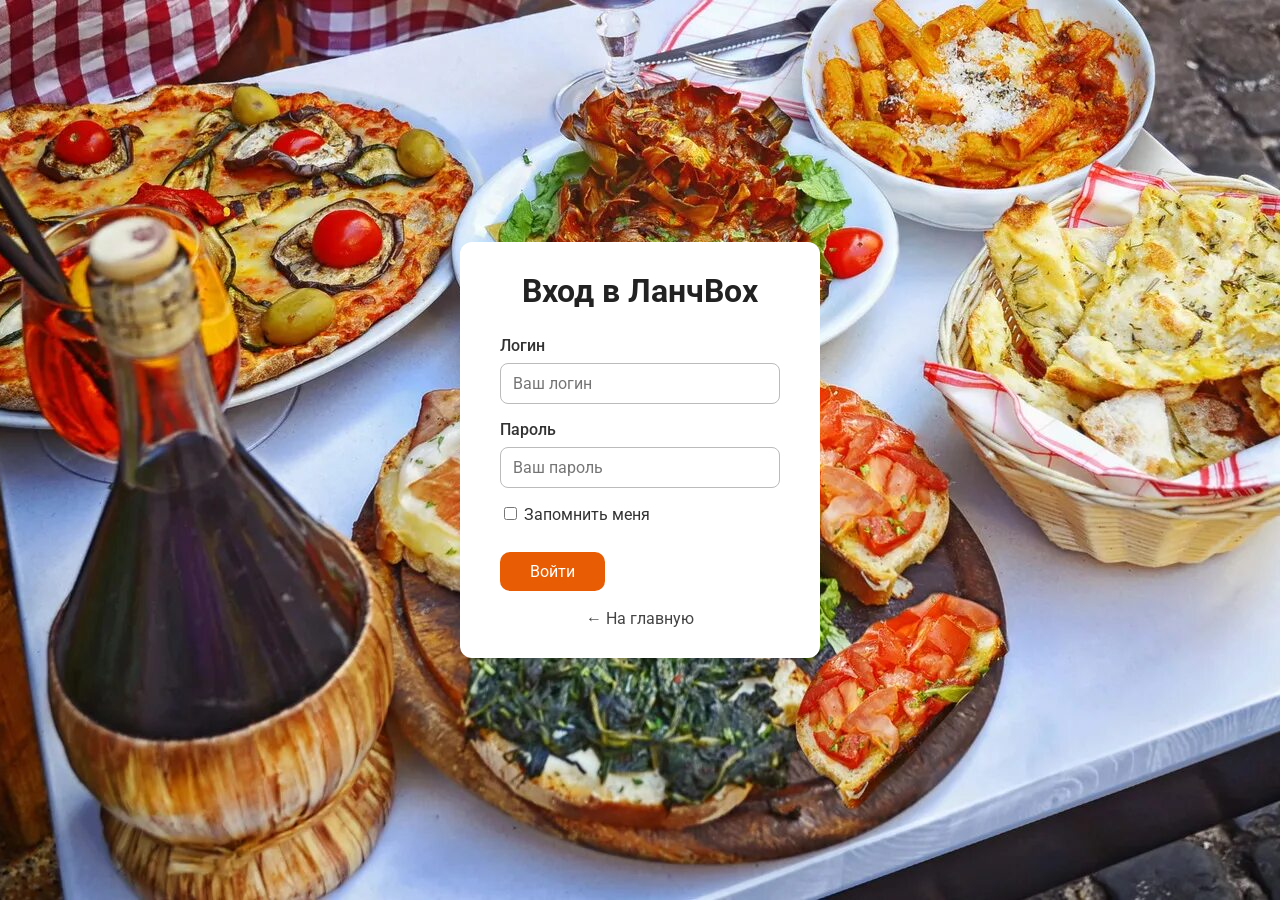
<file: lb2/auth.html>
<!DOCTYPE html>
<html lang="ru">
  <meta charset="utf-8">
  <meta name="viewport" content="width=device-width, initial-scale=1">
  <title>ЛанчBox — вход</title>
  <link rel="preconnect" href="https://fonts.googleapis.com">
  <link rel="preconnect" href="https://fonts.gstatic.com" crossorigin>
  <link href="https://fonts.googleapis.com/css2?family=Roboto:ital,wght@0,100..900;1,100..900&display=swap" rel="stylesheet">
  <link rel="stylesheet" href="style.css">
</head>
<body class="auth-page">
  <form class="auth" action="https://httpbin.org/post" method="POST">
    <h1 class="auth__title">Вход в ЛанчBox</h1>

    <label class="form__label" for="login">Логин</label>
    <input class="form__input" type="text" id="login" name="login" placeholder="Ваш логин" required>

    <label class="form__label" for="password">Пароль</label>
    <input class="form__input" type="password" id="password" name="password" placeholder="Ваш пароль" required>

    <label class="form__choice">
      <input type="checkbox" name="remember"> Запомнить меня
    </label>

    <button class="form__button" type="submit">Войти</button>

    <p class="auth__back"><a href="index.html">← На главную</a></p>
  </form>
</body>
</html>
</file>
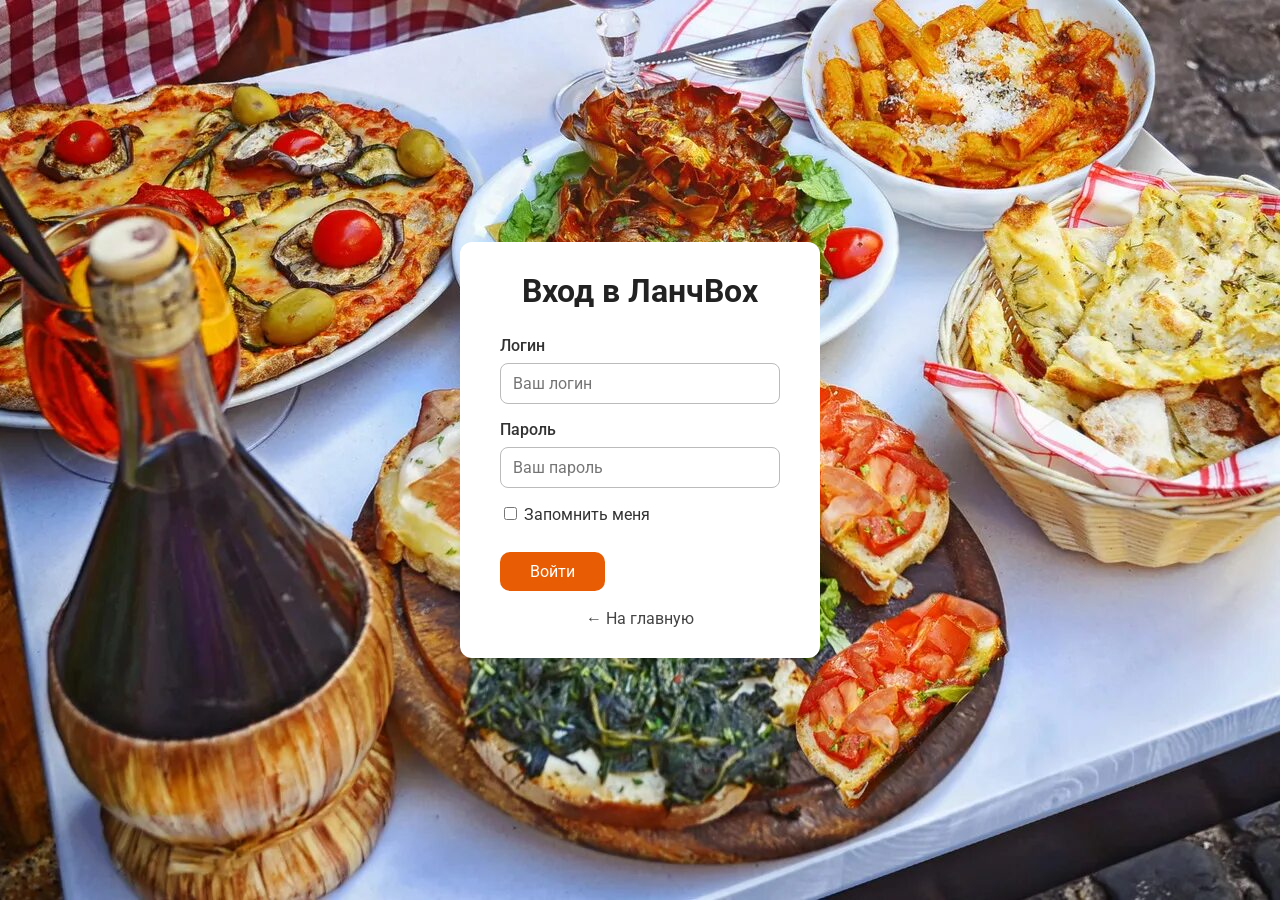
<file: lb3/auth.html>
<!DOCTYPE html>
<html lang="ru">
  <meta charset="utf-8">
  <meta name="viewport" content="width=device-width, initial-scale=1">
  <title>ЛанчBox — вход</title>
  <link rel="preconnect" href="https://fonts.googleapis.com">
  <link rel="preconnect" href="https://fonts.gstatic.com" crossorigin>
  <link href="https://fonts.googleapis.com/css2?family=Roboto:ital,wght@0,100..900;1,100..900&display=swap" rel="stylesheet">
  <link rel="stylesheet" href="style.css">
  <link rel="stylesheet" href="print.css" media="print">
</head>
<body class="auth-page">
  <form class="auth" action="https://httpbin.org/post" method="POST">
    <h1 class="auth__title">Вход в ЛанчBox</h1>

    <label class="form__label" for="login">Логин</label>
    <input class="form__input" type="text" id="login" name="login" placeholder="Ваш логин" required>

    <label class="form__label" for="password">Пароль</label>
    <input class="form__input" type="password" id="password" name="password" placeholder="Ваш пароль" required>

    <label class="form__choice">
      <input type="checkbox" name="remember"> Запомнить меня
    </label>

    <button class="form__button" type="submit">Войти</button>

    <p class="auth__back"><a href="index.html">← На главную</a></p>
  </form>
</body>
</html>
</file>
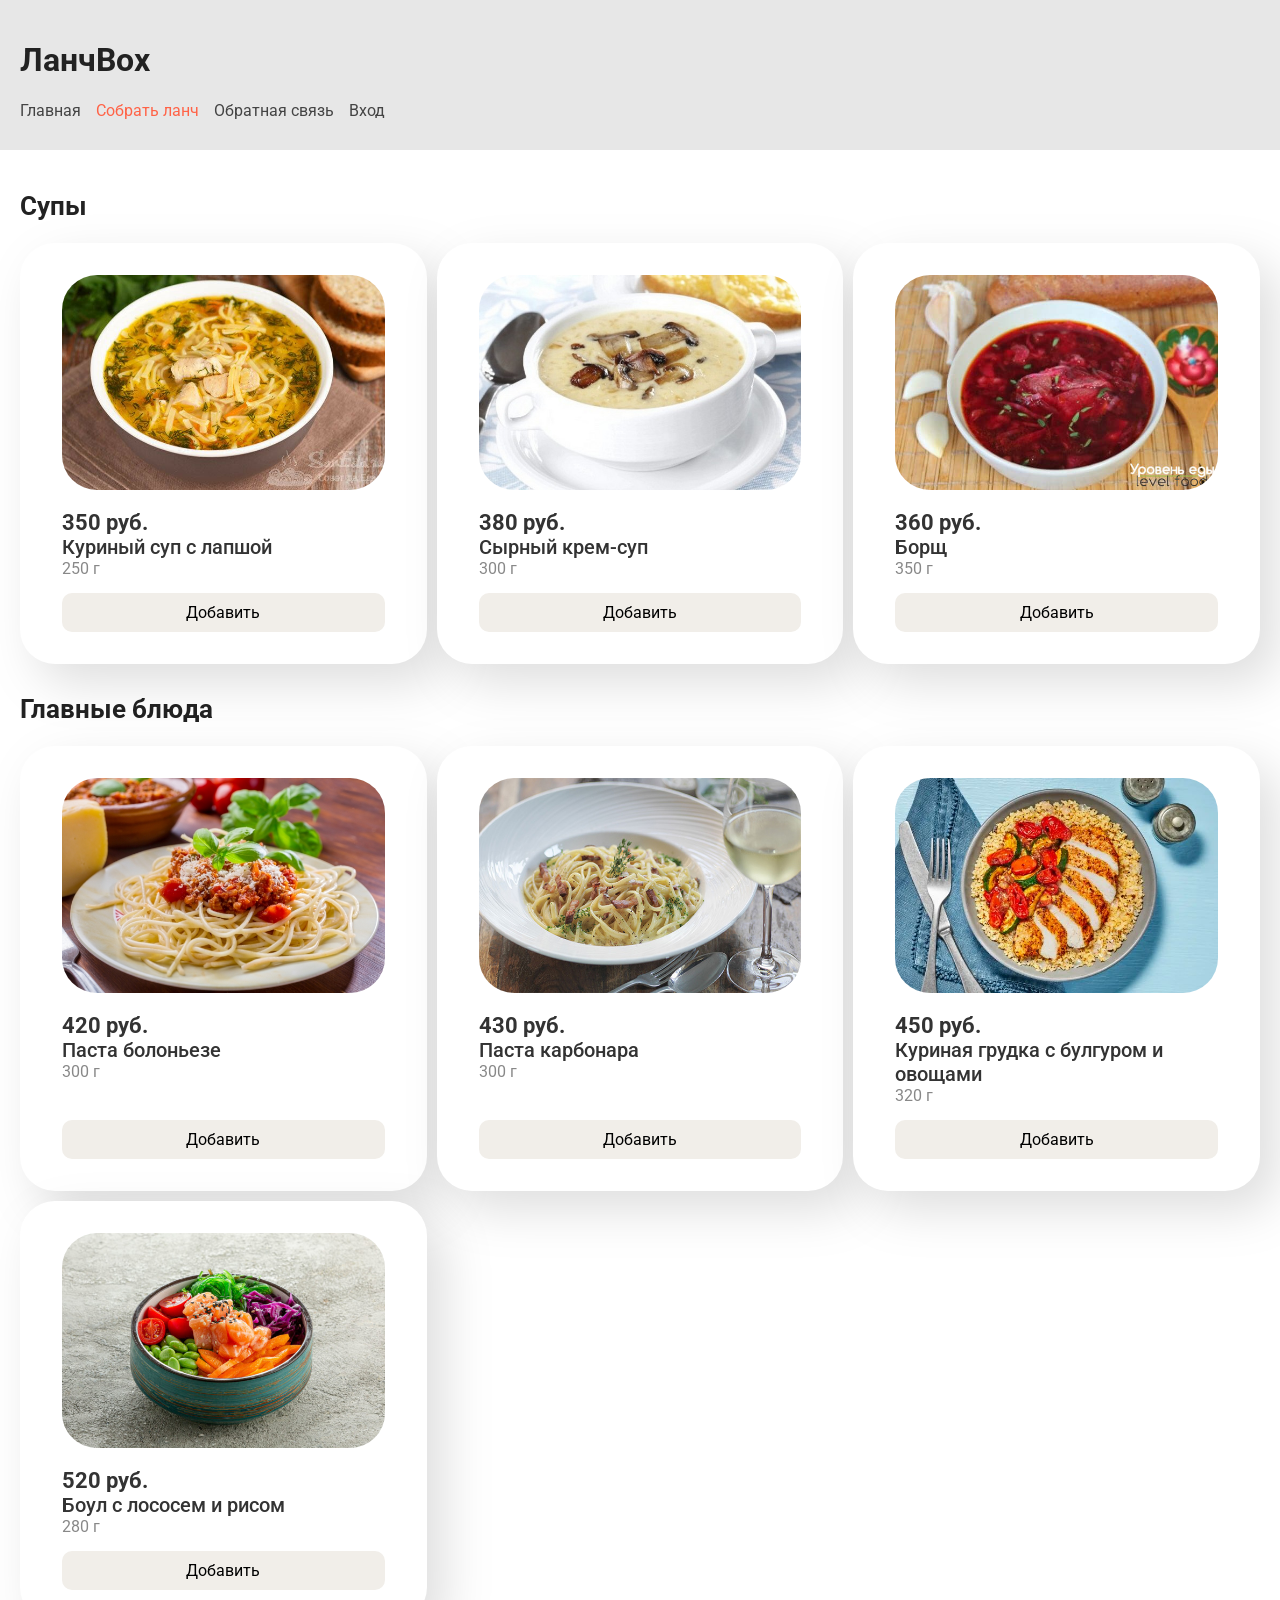
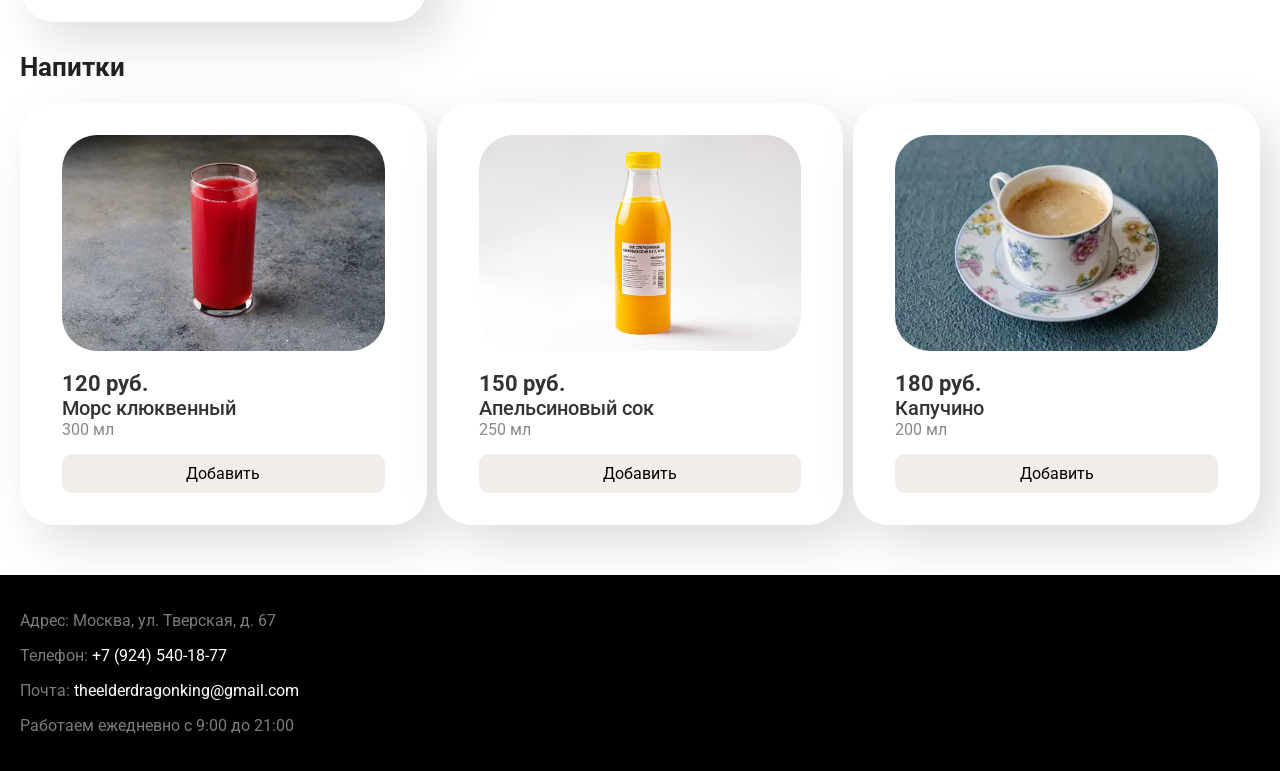
<file: lb3/lunch.html>
<!DOCTYPE html>
<html lang="ru">
  <meta charset="utf-8">
  <meta name="viewport" content="width=device-width, initial-scale=1">
  <title>ЛанчBox — собрать ланч</title>
  <link rel="preconnect" href="https://fonts.googleapis.com">
  <link rel="preconnect" href="https://fonts.gstatic.com" crossorigin>
  <link href="https://fonts.googleapis.com/css2?family=Roboto:ital,wght@0,100..900;1,100..900&display=swap" rel="stylesheet">
  <link rel="stylesheet" href="style.css">
  <link rel="stylesheet" href="lunch.css">
  <link rel="stylesheet" href="print.css" media="print">
</head>
<body>
  <header>
    <h1>ЛанчBox</h1>
    <nav class="nav">
      <a class="nav__link" href="index.html">Главная</a>
      <a class="nav__link active" href="lunch.html">Собрать ланч</a>
      <a class="nav__link" href="index.html#feedback">Обратная связь</a>
      <a class="nav__link" href="auth.html">Вход</a>
    </nav>
  </header>

  <main>
    <section class="menu-section">
      <h2>Супы</h2>
      <div class="dishes">
        <div class="dish">
          <img class="dish__img" src="images/soup-1.jpg" alt="Куриный суп с лапшой">
          <p class="dish__price">350 руб.</p>
          <p class="dish__name">Куриный суп с лапшой</p>
          <p class="dish__weight">250 г</p>
          <button class="dish__button" type="button">Добавить</button>
        </div>
        <div class="dish">
          <img class="dish__img" src="images/soup-2.jpg" alt="Сырный крем-суп">
          <p class="dish__price">380 руб.</p>
          <p class="dish__name">Сырный крем-суп</p>
          <p class="dish__weight">300 г</p>
          <button class="dish__button" type="button">Добавить</button>
        </div>
        <div class="dish">
          <img class="dish__img" src="images/soup-3.jpg" alt="Борщ">
          <p class="dish__price">360 руб.</p>
          <p class="dish__name">Борщ</p>
          <p class="dish__weight">350 г</p>
          <button class="dish__button" type="button">Добавить</button>
        </div>
      </div>
    </section>

    <section class="menu-section">
      <h2>Главные блюда</h2>
      <div class="dishes">
        <div class="dish">
          <img class="dish__img" src="images/main-1.jpg" alt="Паста болоньезе">
          <p class="dish__price">420 руб.</p>
          <p class="dish__name">Паста болоньезе</p>
          <p class="dish__weight">300 г</p>
          <button class="dish__button" type="button">Добавить</button>
        </div>
        <div class="dish">
          <img class="dish__img" src="images/main-2.jpg" alt="Паста карбонара">
          <p class="dish__price">430 руб.</p>
          <p class="dish__name">Паста карбонара</p>
          <p class="dish__weight">300 г</p>
          <button class="dish__button" type="button">Добавить</button>
        </div>
        <div class="dish">
          <img class="dish__img" src="images/main-3.jpg" alt="Куриная грудка с булгуром и овощами">
          <p class="dish__price">450 руб.</p>
          <p class="dish__name">Куриная грудка с булгуром и овощами</p>
          <p class="dish__weight">320 г</p>
          <button class="dish__button" type="button">Добавить</button>
        </div>
        <div class="dish">
          <img class="dish__img" src="images/main-4.jpg" alt="Боул с лососем и рисом">
          <p class="dish__price">520 руб.</p>
          <p class="dish__name">Боул с лососем и рисом</p>
          <p class="dish__weight">280 г</p>
          <button class="dish__button" type="button">Добавить</button>
        </div>
      </div>
    </section>

    <section class="menu-section">
      <h2>Напитки</h2>
      <div class="dishes">
        <div class="dish">
          <img class="dish__img" src="images/drink-1.webp" alt="Морс клюквенный">
          <p class="dish__price">120 руб.</p>
          <p class="dish__name">Морс клюквенный</p>
          <p class="dish__weight">300 мл</p>
          <button class="dish__button" type="button">Добавить</button>
        </div>
        <div class="dish">
          <img class="dish__img" src="images/drink-2.jpg" alt="Апельсиновый сок">
          <p class="dish__price">150 руб.</p>
          <p class="dish__name">Апельсиновый сок</p>
          <p class="dish__weight">250 мл</p>
          <button class="dish__button" type="button">Добавить</button>
        </div>
        <div class="dish">
          <img class="dish__img" src="images/drink-3.webp" alt="Капучино">
          <p class="dish__price">180 руб.</p>
          <p class="dish__name">Капучино</p>
          <p class="dish__weight">200 мл</p>
          <button class="dish__button" type="button">Добавить</button>
        </div>
      </div>
    </section>
  </main>

  <footer id="contacts">
    <p>Адрес: Москва, ул. Тверская, д. 67</p>
    <p>Телефон: <a href="tel:+79245401877">+7 (924) 540-18-77</a></p>
    <p>Почта: <a href="mailto:theelderdragonking@gmail.com">theelderdragonking@gmail.com</a></p>
    <p>Работаем ежедневно с 9:00 до 21:00</p>
  </footer>
</body>
</html>
</file>
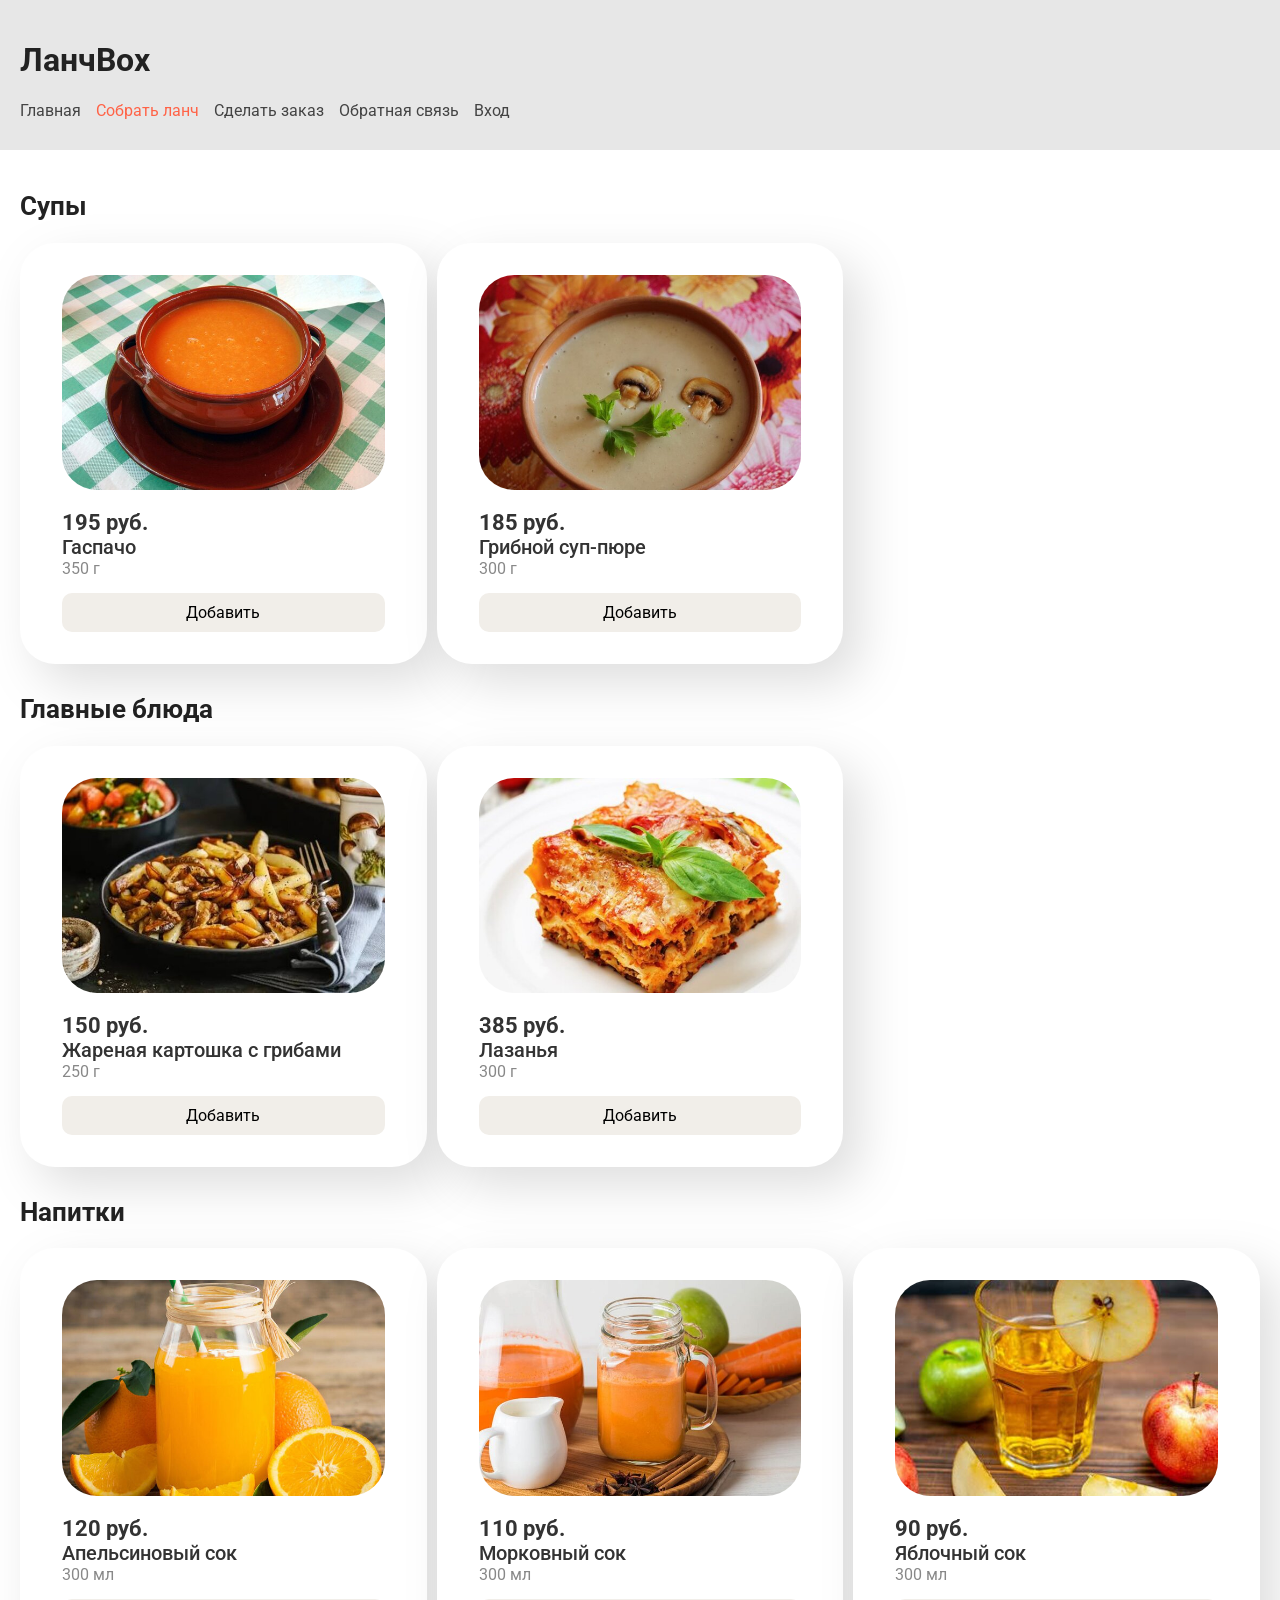
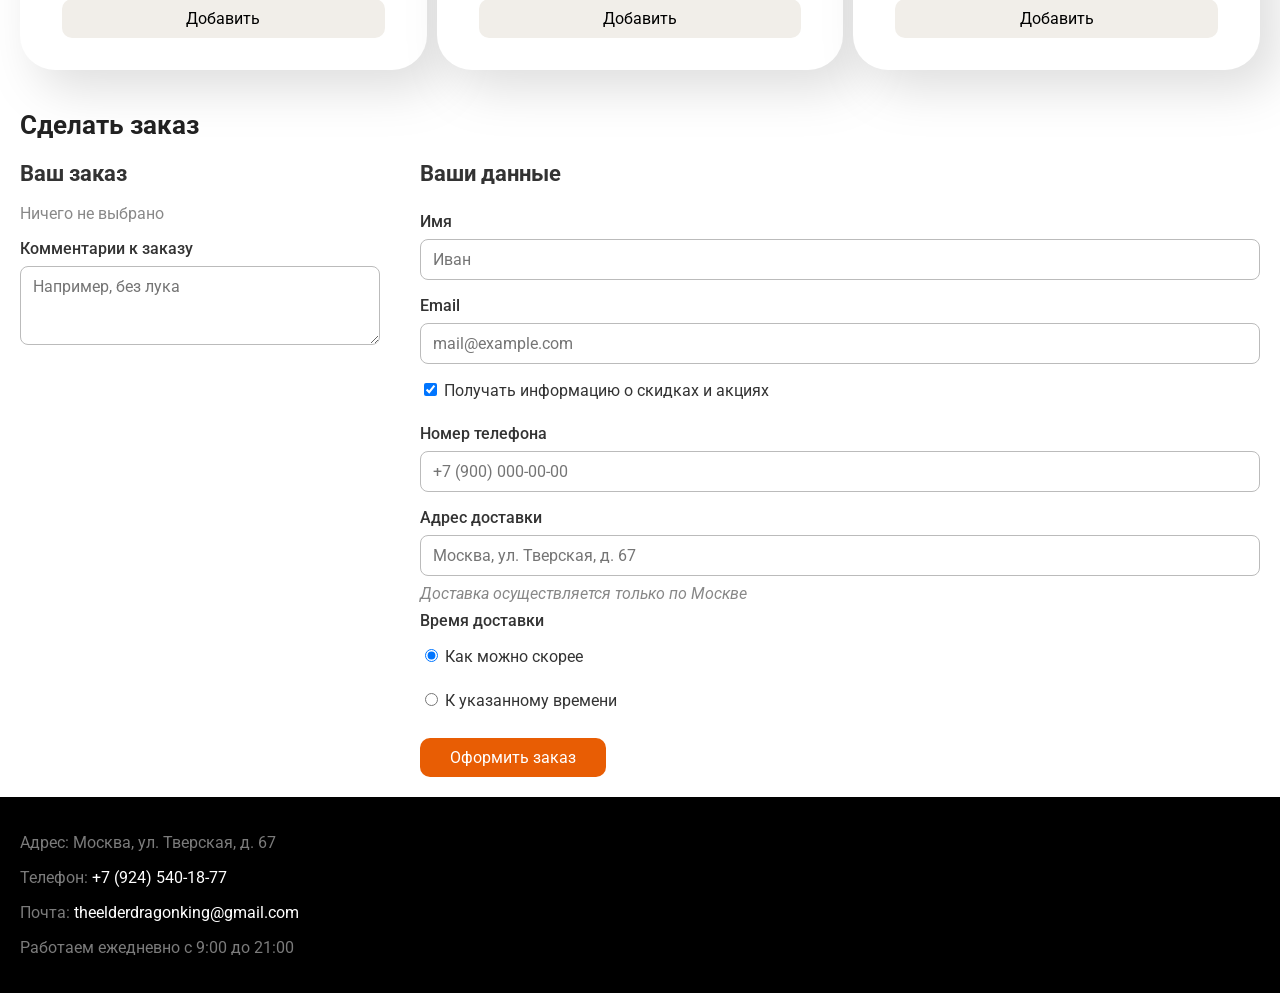
<file: lb4/lunch.html>
<!DOCTYPE html>
<html lang="ru">
  <meta charset="utf-8">
  <meta name="viewport" content="width=device-width, initial-scale=1">
  <title>ЛанчBox — сделать заказ</title>
  <link rel="preconnect" href="https://fonts.googleapis.com">
  <link rel="preconnect" href="https://fonts.gstatic.com" crossorigin>
  <link href="https://fonts.googleapis.com/css2?family=Roboto:ital,wght@0,100..900;1,100..900&display=swap" rel="stylesheet">
  <link rel="stylesheet" href="style.css">
  <link rel="stylesheet" href="lunch.css">
  <link rel="stylesheet" href="print.css" media="print">
</head>
<body>
  <header>
    <h1>ЛанчBox</h1>
    <nav class="nav">
      <a class="nav__link" href="index.html">Главная</a>
      <a class="nav__link active" href="lunch.html">Собрать ланч</a>
      <a class="nav__link" href="#order">Сделать заказ</a>
      <a class="nav__link" href="index.html#feedback">Обратная связь</a>
      <a class="nav__link" href="auth.html">Вход</a>
    </nav>
  </header>

  <main>
    <section class="menu-section">
      <h2>Супы</h2>
      <div class="dishes" id="soup-list"></div>
    </section>

    <section class="menu-section">
      <h2>Главные блюда</h2>
      <div class="dishes" id="main-list"></div>
    </section>

    <section class="menu-section">
      <h2>Напитки</h2>
      <div class="dishes" id="drink-list"></div>
    </section>

    <section id="order" class="order">
      <h2>Сделать заказ</h2>
      <form class="order__form" action="https://httpbin.org/post" method="POST">
        <div class="order__summary">
          <h3>Ваш заказ</h3>
          <p class="order__empty" id="order-empty">Ничего не выбрано</p>

          <div class="order__category" data-order-category="soup" hidden>
            <p class="order__cat">Суп</p>
            <p class="order__dish">Блюдо не выбрано</p>
          </div>

          <div class="order__category" data-order-category="main" hidden>
            <p class="order__cat">Главное блюдо</p>
            <p class="order__dish">Блюдо не выбрано</p>
          </div>

          <div class="order__category" data-order-category="drink" hidden>
            <p class="order__cat">Напиток</p>
            <p class="order__dish">Напиток не выбран</p>
          </div>

          <div class="order__total" id="order-total-block" hidden>
            <p>Стоимость заказа:</p>
            <p id="order-total">0 руб.</p>
          </div>

          <label class="form__label" for="comment">Комментарии к заказу</label>
          <textarea class="form__input form__textarea" id="comment" name="comment" rows="3" placeholder="Например, без лука"></textarea>
        </div>

        <div class="order__data">
          <h3>Ваши данные</h3>

          <label class="form__label" for="order-name">Имя</label>
          <input class="form__input" type="text" id="order-name" name="name" placeholder="Иван" required>

          <label class="form__label" for="order-email">Email</label>
          <input class="form__input" type="email" id="order-email" name="email" placeholder="mail@example.com" required>

          <label class="form__choice">
            <input type="checkbox" name="subscribe" checked> Получать информацию о скидках и акциях
          </label>

          <label class="form__label" for="order-phone">Номер телефона</label>
          <input class="form__input" type="tel" id="order-phone" name="phone" placeholder="+7 (900) 000-00-00" required>

          <label class="form__label" for="order-address">Адрес доставки</label>
          <input class="form__input" type="text" id="order-address" name="address" placeholder="Москва, ул. Тверская, д. 67" required>

          <p class="order__note">Доставка осуществляется только по Москве</p>

          <p class="order__label">Время доставки</p>
          <label class="form__choice">
            <input type="radio" name="time" value="asap" checked> Как можно скорее
          </label>
          <label class="form__choice">
            <input type="radio" name="time" value="exact"> К указанному времени
          </label>

          <input type="hidden" id="order-soup" name="soup">
          <input type="hidden" id="order-main" name="main">
          <input type="hidden" id="order-drink" name="drink">

          <button class="form__button" type="submit">Оформить заказ</button>
        </div>
      </form>
    </section>
  </main>

  <footer id="contacts">
    <p>Адрес: Москва, ул. Тверская, д. 67</p>
    <p>Телефон: <a href="tel:+79245401877">+7 (924) 540-18-77</a></p>
    <p>Почта: <a href="mailto:theelderdragonking@gmail.com">theelderdragonking@gmail.com</a></p>
    <p>Работаем ежедневно с 9:00 до 21:00</p>
  </footer>

  <script src="dishes.js"></script>
  <script src="render.js"></script>
  <script src="order.js"></script>
</body>
</html>
</file>
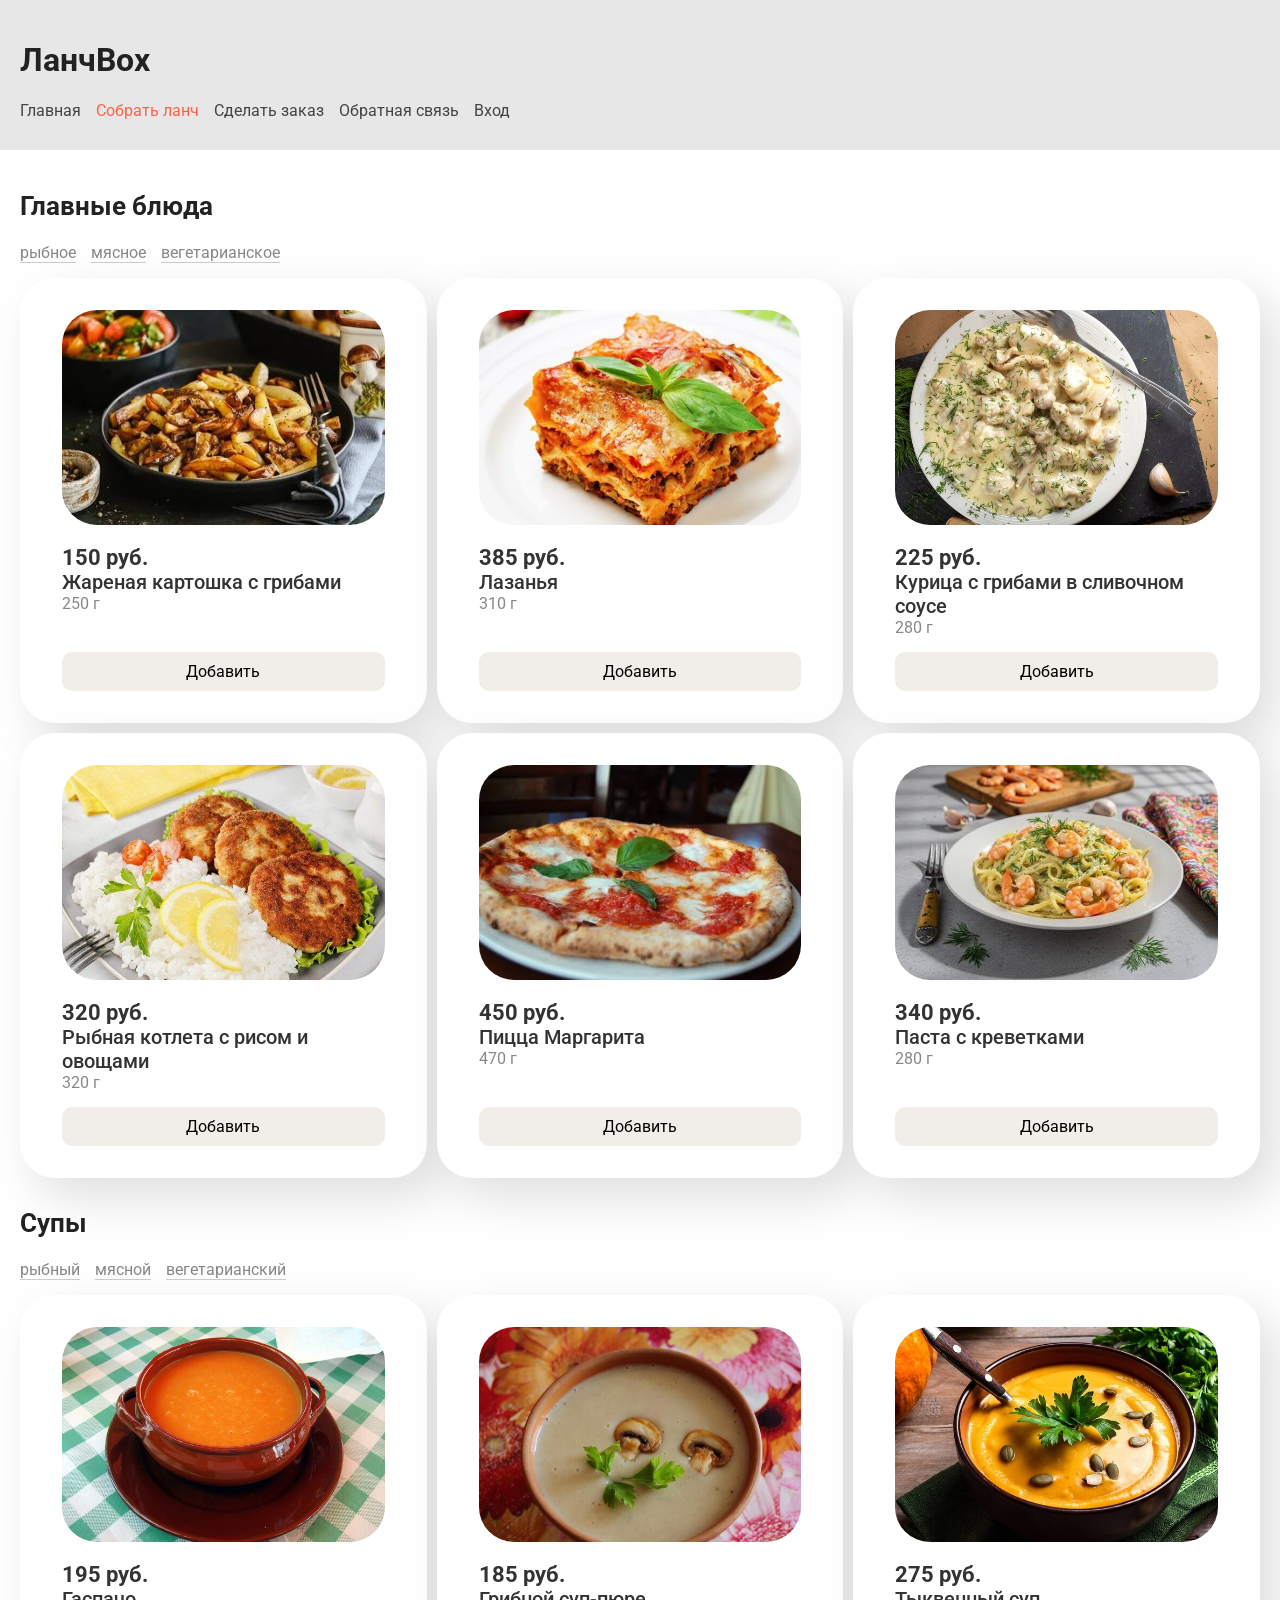
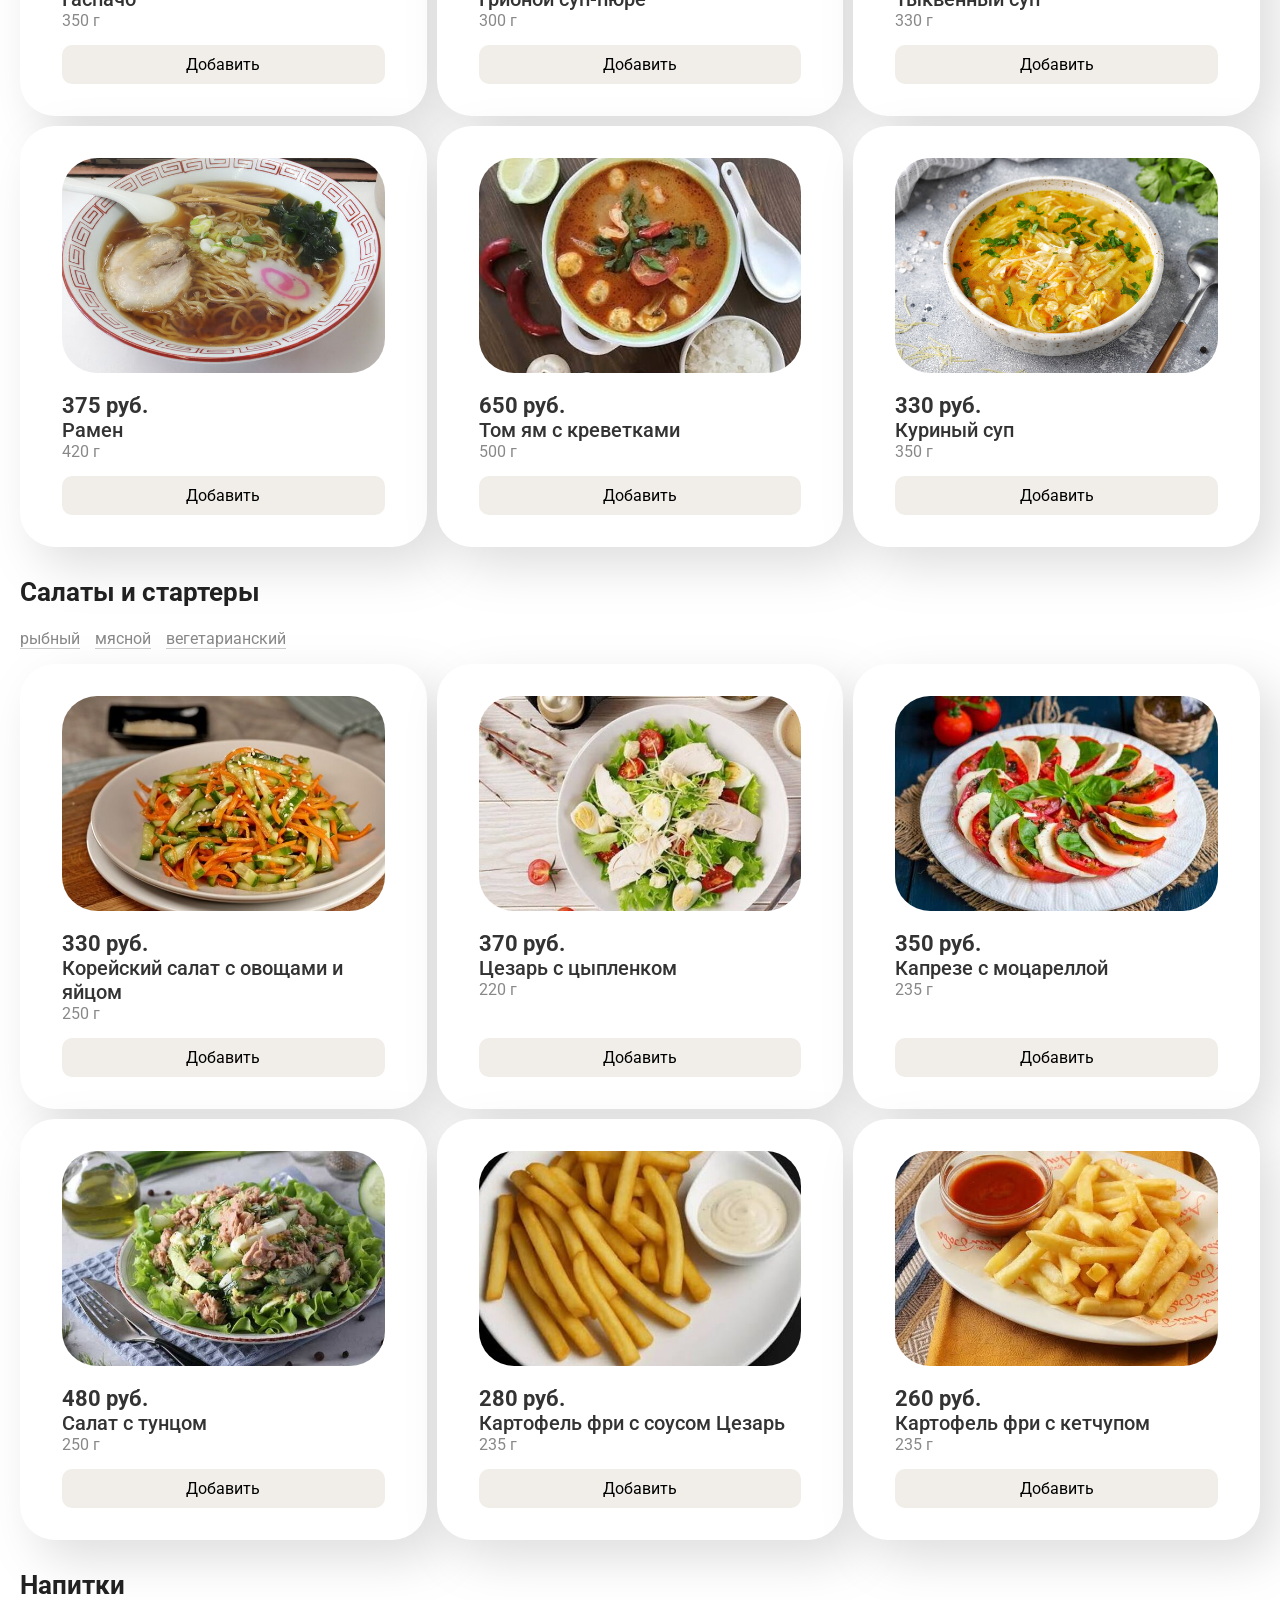
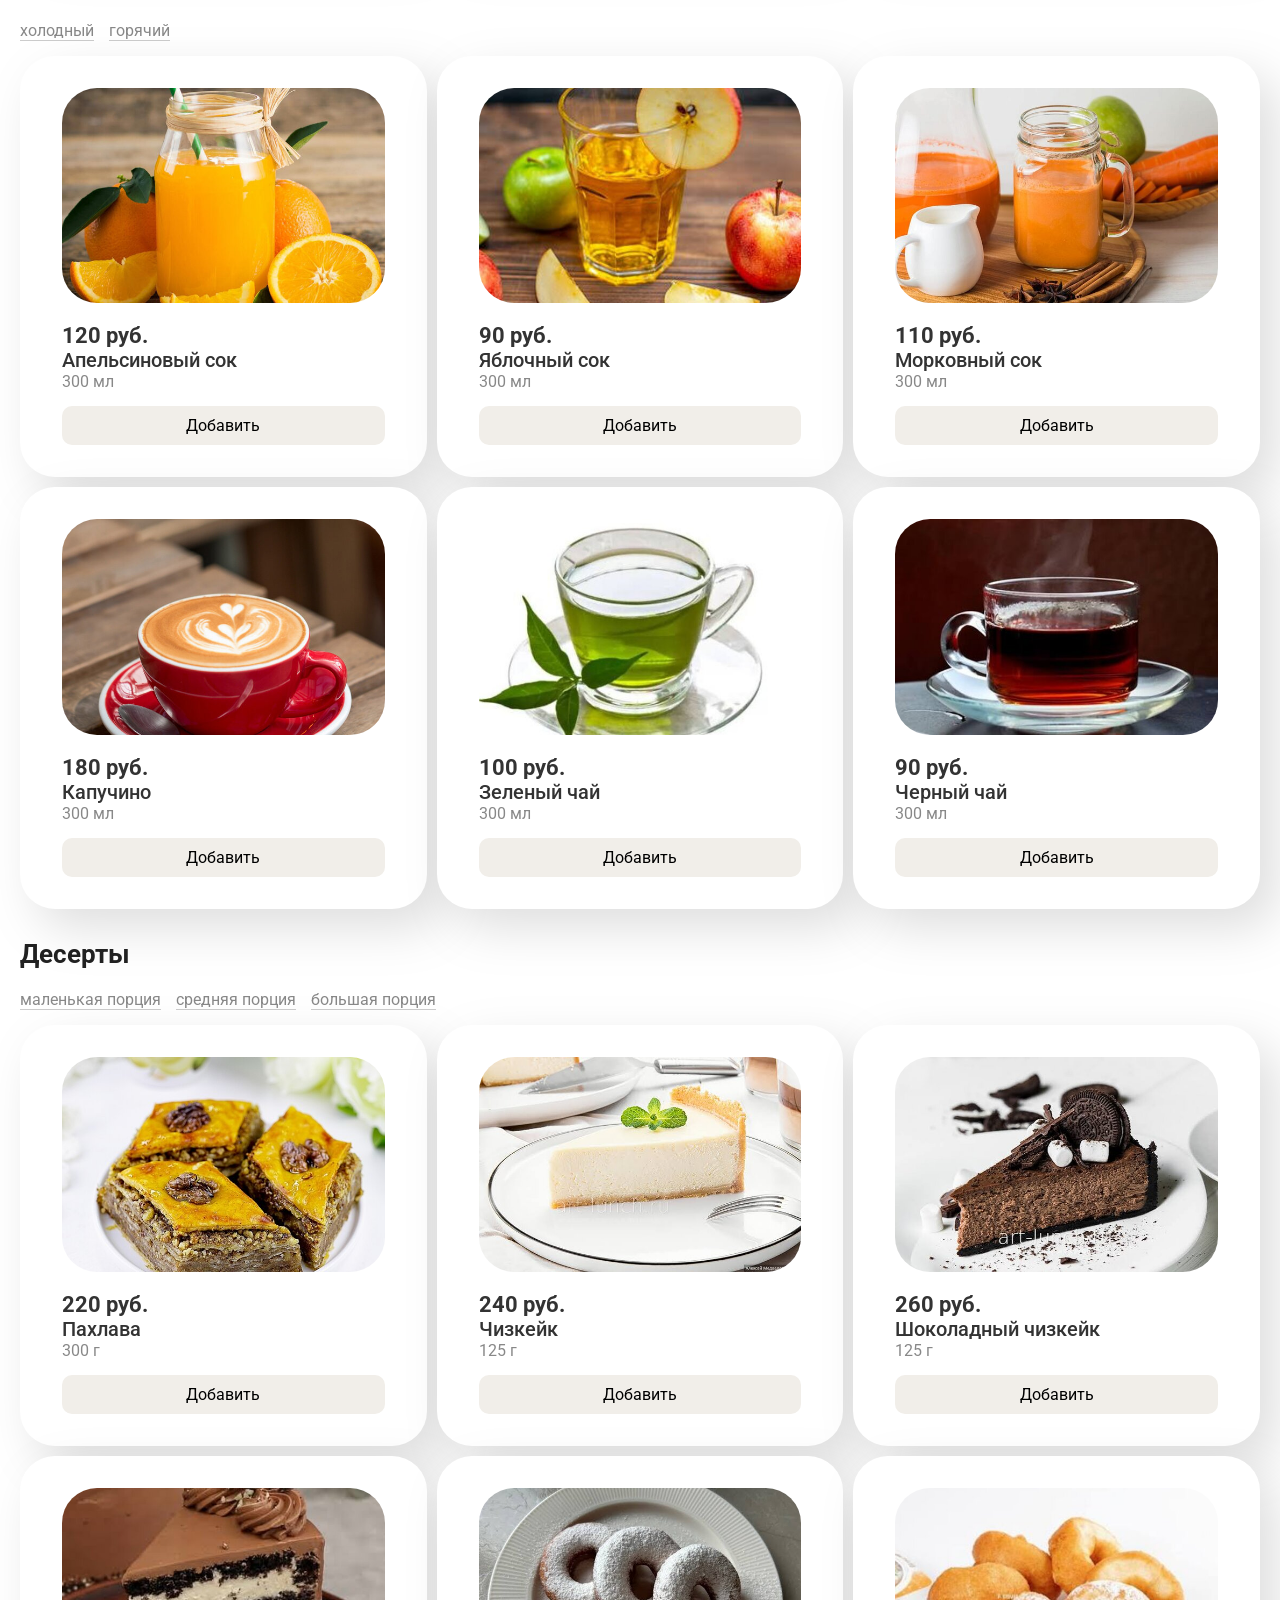
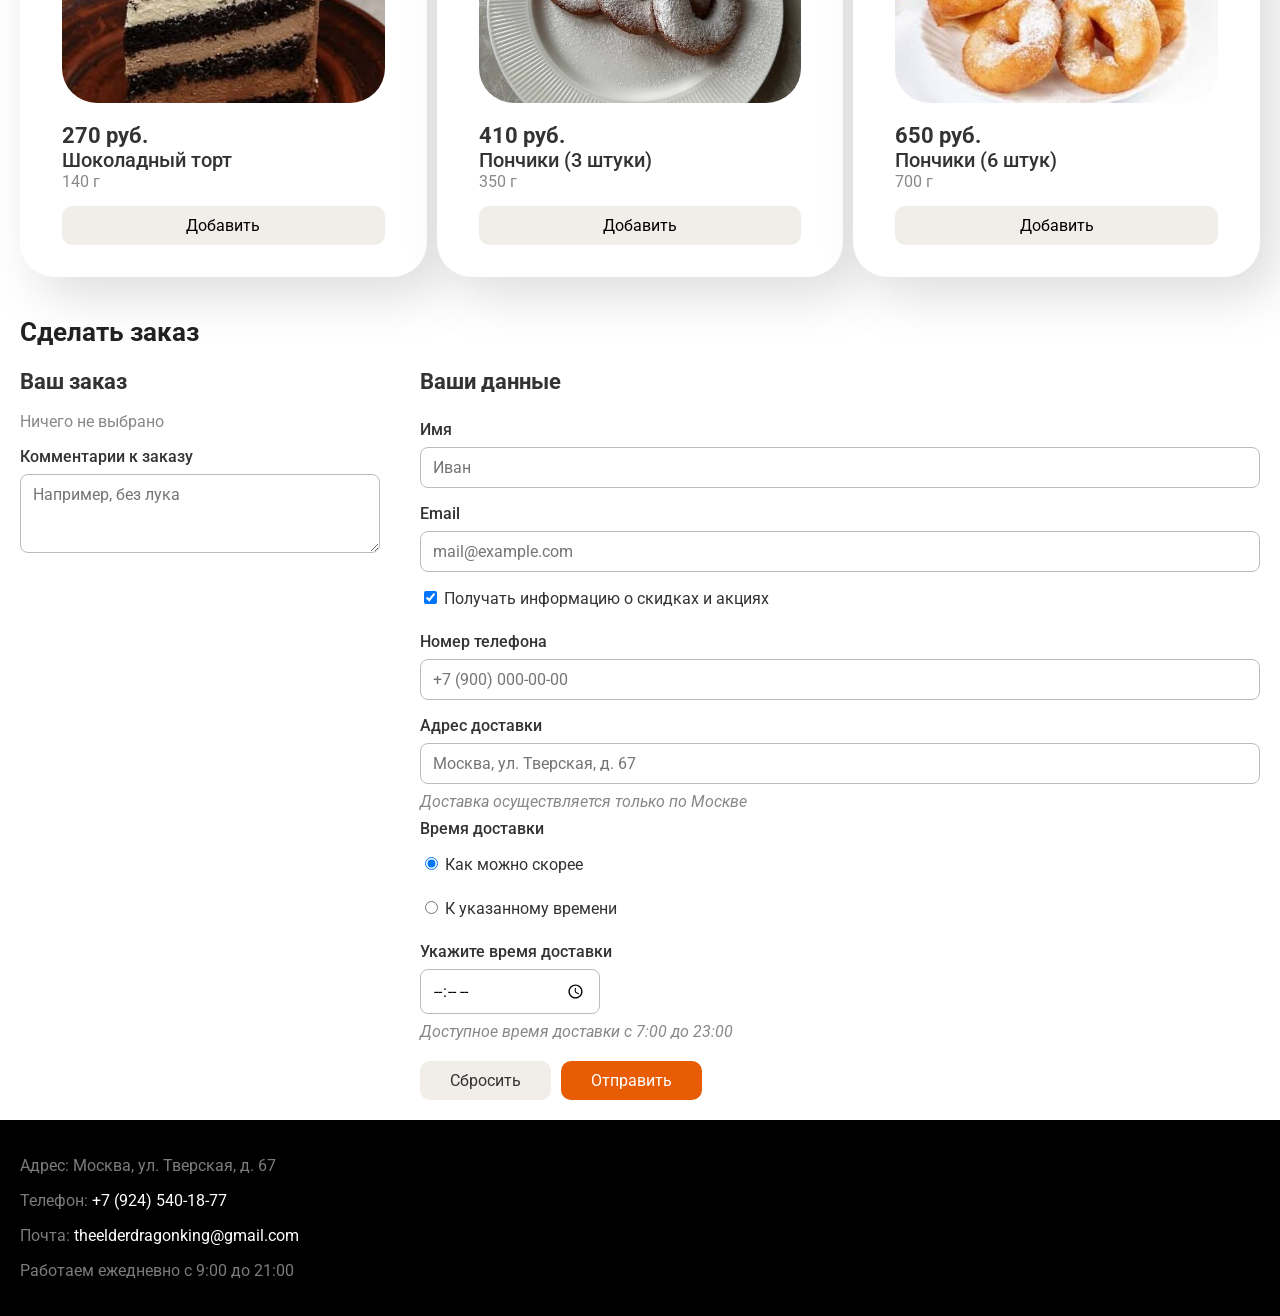
<file: lb5/lunch.html>
<!DOCTYPE html>
<html lang="ru">
  <meta charset="utf-8">
  <meta name="viewport" content="width=device-width, initial-scale=1">
  <title>ЛанчBox — сделать заказ</title>
  <link rel="preconnect" href="https://fonts.googleapis.com">
  <link rel="preconnect" href="https://fonts.gstatic.com" crossorigin>
  <link href="https://fonts.googleapis.com/css2?family=Roboto:ital,wght@0,100..900;1,100..900&display=swap" rel="stylesheet">
  <link rel="stylesheet" href="style.css">
  <link rel="stylesheet" href="lunch.css">
  <link rel="stylesheet" href="print.css" media="print">
</head>
<body>
  <header>
    <h1>ЛанчBox</h1>
    <nav class="nav">
      <a class="nav__link" href="index.html">Главная</a>
      <a class="nav__link active" href="lunch.html">Собрать ланч</a>
      <a class="nav__link" href="#order">Сделать заказ</a>
      <a class="nav__link" href="index.html#feedback">Обратная связь</a>
      <a class="nav__link" href="auth.html">Вход</a>
    </nav>
  </header>

  <main>
    <section class="menu-section">
      <h2>Главные блюда</h2>
      <div class="filters" data-filter-category="main">
        <button class="filter" type="button" data-kind="fish">рыбное</button>
        <button class="filter" type="button" data-kind="meat">мясное</button>
        <button class="filter" type="button" data-kind="veg">вегетарианское</button>
      </div>
      <div class="dishes" id="main-list"></div>
    </section>

    <section class="menu-section">
      <h2>Супы</h2>
      <div class="filters" data-filter-category="soup">
        <button class="filter" type="button" data-kind="fish">рыбный</button>
        <button class="filter" type="button" data-kind="meat">мясной</button>
        <button class="filter" type="button" data-kind="veg">вегетарианский</button>
      </div>
      <div class="dishes" id="soup-list"></div>
    </section>

    <section class="menu-section">
      <h2>Салаты и стартеры</h2>
      <div class="filters" data-filter-category="salad">
        <button class="filter" type="button" data-kind="fish">рыбный</button>
        <button class="filter" type="button" data-kind="meat">мясной</button>
        <button class="filter" type="button" data-kind="veg">вегетарианский</button>
      </div>
      <div class="dishes" id="salad-list"></div>
    </section>

    <section class="menu-section">
      <h2>Напитки</h2>
      <div class="filters" data-filter-category="drink">
        <button class="filter" type="button" data-kind="cold">холодный</button>
        <button class="filter" type="button" data-kind="hot">горячий</button>
      </div>
      <div class="dishes" id="drink-list"></div>
    </section>

    <section class="menu-section">
      <h2>Десерты</h2>
      <div class="filters" data-filter-category="dessert">
        <button class="filter" type="button" data-kind="small">маленькая порция</button>
        <button class="filter" type="button" data-kind="medium">средняя порция</button>
        <button class="filter" type="button" data-kind="large">большая порция</button>
      </div>
      <div class="dishes" id="dessert-list"></div>
    </section>

    <section id="order" class="order">
      <h2>Сделать заказ</h2>
      <form class="order__form" action="https://httpbin.org/post" method="POST">
        <div class="order__summary">
          <h3>Ваш заказ</h3>
          <p class="order__empty" id="order-empty">Ничего не выбрано</p>

          <div class="order__category" data-order-category="soup" hidden>
            <p class="order__cat">Суп</p>
            <p class="order__dish">Блюдо не выбрано</p>
          </div>

          <div class="order__category" data-order-category="main" hidden>
            <p class="order__cat">Главное блюдо</p>
            <p class="order__dish">Блюдо не выбрано</p>
          </div>

          <div class="order__category" data-order-category="salad" hidden>
            <p class="order__cat">Салат/стартер</p>
            <p class="order__dish">Блюдо не выбрано</p>
          </div>

          <div class="order__category" data-order-category="drink" hidden>
            <p class="order__cat">Напиток</p>
            <p class="order__dish">Напиток не выбран</p>
          </div>

          <div class="order__category" data-order-category="dessert" hidden>
            <p class="order__cat">Десерт</p>
            <p class="order__dish">Десерт не выбран</p>
          </div>

          <div class="order__total" id="order-total-block" hidden>
            <p>Стоимость заказа:</p>
            <p id="order-total">0 руб.</p>
          </div>

          <label class="form__label" for="comment">Комментарии к заказу</label>
          <textarea class="form__input form__textarea" id="comment" name="comment" rows="3" placeholder="Например, без лука"></textarea>
        </div>

        <div class="order__data">
          <h3>Ваши данные</h3>

          <label class="form__label" for="order-name">Имя</label>
          <input class="form__input" type="text" id="order-name" name="name" placeholder="Иван" required>

          <label class="form__label" for="order-email">Email</label>
          <input class="form__input" type="email" id="order-email" name="email" placeholder="mail@example.com" required>

          <label class="form__choice">
            <input type="checkbox" name="subscribe" checked> Получать информацию о скидках и акциях
          </label>

          <label class="form__label" for="order-phone">Номер телефона</label>
          <input class="form__input" type="tel" id="order-phone" name="phone" placeholder="+7 (900) 000-00-00" required>

          <label class="form__label" for="order-address">Адрес доставки</label>
          <input class="form__input" type="text" id="order-address" name="address" placeholder="Москва, ул. Тверская, д. 67" required>

          <p class="order__note">Доставка осуществляется только по Москве</p>

          <p class="order__label">Время доставки</p>
          <label class="form__choice">
            <input type="radio" name="time" value="asap" checked> Как можно скорее
          </label>
          <label class="form__choice">
            <input type="radio" name="time" value="exact"> К указанному времени
          </label>

          <label class="form__label" for="delivery-time">Укажите время доставки</label>
          <input class="form__input" type="time" id="delivery-time" name="delivery-time" min="07:00" max="23:00">
          <p class="order__note">Доступное время доставки с 7:00 до 23:00</p>

          <input type="hidden" id="order-soup" name="soup">
          <input type="hidden" id="order-main" name="main">
          <input type="hidden" id="order-salad" name="salad">
          <input type="hidden" id="order-drink" name="drink">
          <input type="hidden" id="order-dessert" name="dessert">

          <div class="order__buttons">
            <button class="form__button form__button--reset" type="reset">Сбросить</button>
            <button class="form__button" type="submit">Отправить</button>
          </div>
        </div>
      </form>
    </section>
  </main>

  <footer id="contacts">
    <p>Адрес: Москва, ул. Тверская, д. 67</p>
    <p>Телефон: <a href="tel:+79245401877">+7 (924) 540-18-77</a></p>
    <p>Почта: <a href="mailto:theelderdragonking@gmail.com">theelderdragonking@gmail.com</a></p>
    <p>Работаем ежедневно с 9:00 до 21:00</p>
  </footer>

  <script src="dishes.js"></script>
  <script src="render.js"></script>
  <script src="filter.js"></script>
  <script src="order.js"></script>
</body>
</html>
</file>
<file: lb1/style.css>
* {
  box-sizing: border-box;
}

body {
  margin: 0;
  padding: 0;
  font-family: 'Roboto', sans-serif;
  font-size: 16px;
  color: #333333;
}

header {
  margin: 0;
  padding: 20px;
  background-color: #e7e7e7;
}

nav {
  margin: 10px 0;
  padding: 0;
}


main {
  margin: 0;
  padding: 20px;
}

div {
  margin: 0;
  padding: 0;
}

footer {
  margin: 0;
  padding: 20px;
  background-color: black;
  color: white;
}

h1 {
  font-size: 32px;
  font-weight: 700;
  color: #222222;
}

h2 {
  font-size: 26px;
  font-weight: 700;
  color: #222222;
}

p {
  font-size: 16px;
  font-weight: 400;
  color: #333333;
}

li {
  font-size: 16px;
  font-weight: 400;
  color: #333333;
}

a {
  text-decoration: none;
  font-family: 'Roboto', sans-serif;
  font-size: 16px;
  color: #444444;
}

a:hover {
  color: #e85d04;
}

footer a {
  color: white;
}

footer p {
  color: #7b7b7b;
}

footer a:hover {
  color: #ffa500;
}

img {
  width: 600px;
  height: 375px;
}

table {
  width: 100%;
  border-collapse: collapse;
  text-align: left;
}

th,
td {
  padding: 10px;
  border: 1px solid #000000;
}

th {
  background-color: #c4c3c3;
}
</file>
<file: lb2/style.css>
* {
  box-sizing: border-box;
}

body {
  margin: 0;
  padding: 0;
  font-family: 'Roboto', sans-serif;
  font-size: 16px;
  color: #333333;
}

header {
  margin: 0;
  padding: 20px;
  background-color: #e7e7e7;
}

nav {
  margin: 10px 0;
  padding: 0;
}


main {
  margin: 0;
  padding: 20px;
}

div {
  margin: 0;
  padding: 0;
}

footer {
  margin: 0;
  padding: 20px;
  background-color: black;
  color: white;
}

h1 {
  font-size: 32px;
  font-weight: 700;
  color: #222222;
}

h2 {
  font-size: 26px;
  font-weight: 700;
  color: #222222;
}

p {
  font-size: 16px;
  font-weight: 400;
  color: #333333;
}

li {
  font-size: 16px;
  font-weight: 400;
  color: #333333;
}

a {
  text-decoration: none;
  font-family: 'Roboto', sans-serif;
  font-size: 16px;
  color: #444444;
}

a:hover {
  color: #e85d04;
}

footer a {
  color: white;
}

footer p {
  color: #7b7b7b;
}

footer a:hover {
  color: #ffa500;
}

img {
  width: 600px;
  height: 375px;
}

table {
  width: 100%;
  border-collapse: collapse;
  text-align: left;
}

th,
td {
  padding: 10px;
  border: 1px solid #000000;
}

th {
  background-color: #c4c3c3;
}

.nav {
  display: flex;
  gap: 15px;
  flex-wrap: wrap;
}

.nav__link:hover {
  color: #e85d04;
}

.form {
  max-width: 600px;
  display: flex;
  flex-direction: column;
  gap: 8px;
}

.form__label {
  font-weight: 500;
  margin-top: 8px;
}

.form__input {
  font-family: inherit;
  font-size: 16px;
  padding: 10px 12px;
  border: 1px solid #bbbbbb;
  border-radius: 8px;
}

.form__input:focus {
  outline: none;
  border-color: #e85d04;
}

.form__textarea {
  resize: vertical;
}

.form__fieldset {
  border: 1px solid #bbbbbb;
  border-radius: 8px;
  padding: 10px 15px;
  margin: 8px 0 0;
}

.form__legend {
  font-weight: 500;
}

.form__choice {
  display: block;
  margin: 8px 0;
}

.form__button {
  align-self: flex-start;
  margin-top: 12px;
  padding: 10px 30px;
  font-family: inherit;
  font-size: 16px;
  color: #ffffff;
  background-color: #e85d04;
  border: none;
  border-radius: 10px;
  cursor: pointer;
}

.form__button:hover {
  background-color: #ffa500;
}

.auth-page {
  min-height: 100vh;
  display: flex;
  align-items: center;
  justify-content: center;
  background: url("./bg.jpg") center / cover no-repeat fixed;
}

.auth {
  width: 360px;
  display: flex;
  flex-direction: column;
  gap: 8px;
  padding: 30px 40px;
  background-color: #ffffff;
  border-radius: 12px;
}

.auth__title {
  margin: 0 0 10px;
  text-align: center;
}

.auth__back {
  margin: 10px 0 0;
  text-align: center;
}
</file>
<file: lb3/style.css>
* {
  box-sizing: border-box;
}

body {
  margin: 0;
  padding: 0;
  min-height: 100vh;
  display: flex;
  flex-direction: column;
  font-family: 'Roboto', sans-serif;
  font-size: 16px;
  color: #333333;
}

header {
  margin: 0;
  padding: 20px;
  background-color: #e7e7e7;
}

nav {
  margin: 10px 0;
  padding: 0;
}


main {
  flex: 1;
  margin: 0;
  padding: 20px;
}

div {
  margin: 0;
  padding: 0;
}

footer {
  margin: 0;
  padding: 20px;
  background-color: black;
  color: white;
}

h1 {
  font-size: 32px;
  font-weight: 700;
  color: #222222;
}

h2 {
  font-size: 26px;
  font-weight: 700;
  color: #222222;
}

p {
  font-size: 16px;
  font-weight: 400;
  color: #333333;
}

li {
  font-size: 16px;
  font-weight: 400;
  color: #333333;
}

a {
  text-decoration: none;
  font-family: 'Roboto', sans-serif;
  font-size: 16px;
  color: #444444;
}

a:hover {
  color: #e85d04;
}

footer a {
  color: white;
}

footer p {
  color: #7b7b7b;
}

footer a:hover {
  color: #ffa500;
}

img {
  width: 600px;
  height: 375px;
}

table {
  width: 100%;
  border-collapse: collapse;
  text-align: left;
}

th,
td {
  padding: 10px;
  border: 1px solid #000000;
}

th {
  background-color: #c4c3c3;
}

.nav {
  display: flex;
  gap: 15px;
  flex-wrap: wrap;
}

.nav__link:hover {
  color: tomato;
}

.nav__link.active {
  color: tomato;
}

.form {
  max-width: 600px;
  display: flex;
  flex-direction: column;
  gap: 8px;
}

.form__label {
  font-weight: 500;
  margin-top: 8px;
}

.form__input {
  font-family: inherit;
  font-size: 16px;
  padding: 10px 12px;
  border: 1px solid #bbbbbb;
  border-radius: 8px;
}

.form__input:focus {
  outline: none;
  border-color: #e85d04;
}

.form__textarea {
  resize: vertical;
}

.form__fieldset {
  border: 1px solid #bbbbbb;
  border-radius: 8px;
  padding: 10px 15px;
  margin: 8px 0 0;
}

.form__legend {
  font-weight: 500;
}

.form__choice {
  display: block;
  margin: 8px 0;
}

.form__button {
  align-self: flex-start;
  margin-top: 12px;
  padding: 10px 30px;
  font-family: inherit;
  font-size: 16px;
  color: #ffffff;
  background-color: #e85d04;
  border: none;
  border-radius: 10px;
  cursor: pointer;
}

.form__button:hover {
  background-color: #ffa500;
}

.auth-page {
  min-height: 100vh;
  display: flex;
  align-items: center;
  justify-content: center;
  background: url("./bg.jpg") center / cover no-repeat fixed;
}

.auth {
  width: 360px;
  display: flex;
  flex-direction: column;
  gap: 8px;
  padding: 30px 40px;
  background-color: #ffffff;
  border-radius: 12px;
}

.auth__title {
  margin: 0 0 10px;
  text-align: center;
}

.auth__back {
  margin: 10px 0 0;
  text-align: center;
}

@media (max-width: 400px) {
  main {
    padding: 10px;
  }

  img {
    width: 100%;
    height: auto;
  }

  table {
    font-size: 12px;
  }

  th,
  td {
    padding: 4px;
  }

  .auth {
    width: 90%;
    padding: 20px;
  }
}
</file>
<file: lb3/print.css>
@media print {
  header,
  nav,
  footer,
  button,
  form {
    display: none !important;
  }

  body {
    margin: 0;
    color: #000000;
    background: #ffffff;
    font-size: 14px;
  }

  a {
    color: #000000;
    text-decoration: none;
  }

  .dishes {
    display: grid;
    grid-template-columns: repeat(3, 1fr);
    gap: 10px;
  }

  .dish {
    border: 1px solid #000000;
    border-radius: 0;
    filter: none;
    padding: 10px;
  }

  .dish__img {
    border-radius: 0;
  }
}
</file>
<file: lb4/style.css>
* {
  box-sizing: border-box;
}

body {
  margin: 0;
  padding: 0;
  min-height: 100vh;
  display: flex;
  flex-direction: column;
  font-family: 'Roboto', sans-serif;
  font-size: 16px;
  color: #333333;
}

header {
  margin: 0;
  padding: 20px;
  background-color: #e7e7e7;
}

nav {
  margin: 10px 0;
  padding: 0;
}


main {
  flex: 1;
  margin: 0;
  padding: 20px;
}

div {
  margin: 0;
  padding: 0;
}

footer {
  margin: 0;
  padding: 20px;
  background-color: black;
  color: white;
}

h1 {
  font-size: 32px;
  font-weight: 700;
  color: #222222;
}

h2 {
  font-size: 26px;
  font-weight: 700;
  color: #222222;
}

p {
  font-size: 16px;
  font-weight: 400;
  color: #333333;
}

li {
  font-size: 16px;
  font-weight: 400;
  color: #333333;
}

a {
  text-decoration: none;
  font-family: 'Roboto', sans-serif;
  font-size: 16px;
  color: #444444;
}

a:hover {
  color: #e85d04;
}

footer a {
  color: white;
}

footer p {
  color: #7b7b7b;
}

footer a:hover {
  color: #ffa500;
}

img {
  width: 600px;
  height: 375px;
}

table {
  width: 100%;
  border-collapse: collapse;
  text-align: left;
}

th,
td {
  padding: 10px;
  border: 1px solid #000000;
}

th {
  background-color: #c4c3c3;
}

.nav {
  display: flex;
  gap: 15px;
  flex-wrap: wrap;
}

.nav__link:hover {
  color: tomato;
}

.nav__link.active {
  color: tomato;
}

.form {
  max-width: 600px;
  display: flex;
  flex-direction: column;
  gap: 8px;
}

.form__label {
  font-weight: 500;
  margin-top: 8px;
}

.form__input {
  font-family: inherit;
  font-size: 16px;
  padding: 10px 12px;
  border: 1px solid #bbbbbb;
  border-radius: 8px;
}

.form__input:focus {
  outline: none;
  border-color: #e85d04;
}

.form__textarea {
  resize: vertical;
}

.form__fieldset {
  border: 1px solid #bbbbbb;
  border-radius: 8px;
  padding: 10px 15px;
  margin: 8px 0 0;
}

.form__legend {
  font-weight: 500;
}

.form__choice {
  display: block;
  margin: 8px 0;
}

.form__button {
  align-self: flex-start;
  margin-top: 12px;
  padding: 10px 30px;
  font-family: inherit;
  font-size: 16px;
  color: #ffffff;
  background-color: #e85d04;
  border: none;
  border-radius: 10px;
  cursor: pointer;
}

.form__button:hover {
  background-color: #ffa500;
}

.auth-page {
  min-height: 100vh;
  display: flex;
  align-items: center;
  justify-content: center;
  background: url("./bg.jpg") center / cover no-repeat fixed;
}

.auth {
  width: 360px;
  display: flex;
  flex-direction: column;
  gap: 8px;
  padding: 30px 40px;
  background-color: #ffffff;
  border-radius: 12px;
}

.auth__title {
  margin: 0 0 10px;
  text-align: center;
}

.auth__back {
  margin: 10px 0 0;
  text-align: center;
}

@media (max-width: 400px) {
  main {
    padding: 10px;
  }

  img {
    width: 100%;
    height: auto;
  }

  table {
    font-size: 12px;
  }

  th,
  td {
    padding: 4px;
  }

  .auth {
    width: 90%;
    padding: 20px;
  }
}
</file>
<file: lb4/print.css>
@media print {
  header,
  nav,
  footer,
  button,
  form,
  .order {
    display: none !important;
  }

  body {
    margin: 0;
    color: #000000;
    background: #ffffff;
    font-size: 14px;
  }

  a {
    color: #000000;
    text-decoration: none;
  }

  .dishes {
    display: grid;
    grid-template-columns: repeat(3, 1fr);
    gap: 10px;
  }

  .dish {
    border: 1px solid #000000;
    border-radius: 0;
    filter: none;
    padding: 10px;
  }

  .dish__img {
    border-radius: 0;
  }
}
</file>
<file: lb5/style.css>
* {
  box-sizing: border-box;
}

body {
  margin: 0;
  padding: 0;
  min-height: 100vh;
  display: flex;
  flex-direction: column;
  font-family: 'Roboto', sans-serif;
  font-size: 16px;
  color: #333333;
}

header {
  margin: 0;
  padding: 20px;
  background-color: #e7e7e7;
}

nav {
  margin: 10px 0;
  padding: 0;
}


main {
  flex: 1;
  margin: 0;
  padding: 20px;
}

div {
  margin: 0;
  padding: 0;
}

footer {
  margin: 0;
  padding: 20px;
  background-color: black;
  color: white;
}

h1 {
  font-size: 32px;
  font-weight: 700;
  color: #222222;
}

h2 {
  font-size: 26px;
  font-weight: 700;
  color: #222222;
}

p {
  font-size: 16px;
  font-weight: 400;
  color: #333333;
}

li {
  font-size: 16px;
  font-weight: 400;
  color: #333333;
}

a {
  text-decoration: none;
  font-family: 'Roboto', sans-serif;
  font-size: 16px;
  color: #444444;
}

a:hover {
  color: #e85d04;
}

footer a {
  color: white;
}

footer p {
  color: #7b7b7b;
}

footer a:hover {
  color: #ffa500;
}

img {
  width: 600px;
  height: 375px;
}

table {
  width: 100%;
  border-collapse: collapse;
  text-align: left;
}

th,
td {
  padding: 10px;
  border: 1px solid #000000;
}

th {
  background-color: #c4c3c3;
}

.nav {
  display: flex;
  gap: 15px;
  flex-wrap: wrap;
}

.nav__link:hover {
  color: tomato;
}

.nav__link.active {
  color: tomato;
}

.form {
  max-width: 600px;
  display: flex;
  flex-direction: column;
  gap: 8px;
}

.form__label {
  font-weight: 500;
  margin-top: 8px;
}

.form__input {
  font-family: inherit;
  font-size: 16px;
  padding: 10px 12px;
  border: 1px solid #bbbbbb;
  border-radius: 8px;
}

.form__input:focus {
  outline: none;
  border-color: #e85d04;
}

.form__textarea {
  resize: vertical;
}

.form__fieldset {
  border: 1px solid #bbbbbb;
  border-radius: 8px;
  padding: 10px 15px;
  margin: 8px 0 0;
}

.form__legend {
  font-weight: 500;
}

.form__choice {
  display: block;
  margin: 8px 0;
}

.form__button {
  align-self: flex-start;
  margin-top: 12px;
  padding: 10px 30px;
  font-family: inherit;
  font-size: 16px;
  color: #ffffff;
  background-color: #e85d04;
  border: none;
  border-radius: 10px;
  cursor: pointer;
}

.form__button:hover {
  background-color: #ffa500;
}

.auth-page {
  min-height: 100vh;
  display: flex;
  align-items: center;
  justify-content: center;
  background: url("./bg.jpg") center / cover no-repeat fixed;
}

.auth {
  width: 360px;
  display: flex;
  flex-direction: column;
  gap: 8px;
  padding: 30px 40px;
  background-color: #ffffff;
  border-radius: 12px;
}

.auth__title {
  margin: 0 0 10px;
  text-align: center;
}

.auth__back {
  margin: 10px 0 0;
  text-align: center;
}

@media (max-width: 400px) {
  main {
    padding: 10px;
  }

  img {
    width: 100%;
    height: auto;
  }

  table {
    font-size: 12px;
  }

  th,
  td {
    padding: 4px;
  }

  .auth {
    width: 90%;
    padding: 20px;
  }
}
</file>
<file: lb5/print.css>
@media print {
  header,
  nav,
  footer,
  button,
  .filters,
  form,
  .order {
    display: none !important;
  }

  body {
    margin: 0;
    color: #000000;
    background: #ffffff;
    font-size: 14px;
  }

  a {
    color: #000000;
    text-decoration: none;
  }

  .dishes {
    display: grid;
    grid-template-columns: repeat(3, 1fr);
    gap: 10px;
  }

  .dish {
    border: 1px solid #000000;
    border-radius: 0;
    filter: none;
    padding: 10px;
  }

  .dish__img {
    border-radius: 0;
  }
}
</file>
<file: lb3/lunch.css>
.menu-section {
  margin-bottom: 30px;
}

.dishes {
  display: grid;
  grid-template-columns: repeat(3, 1fr);
  gap: 10px;
}

.dish {
  display: flex;
  flex-direction: column;
  padding: 30px 40px;
  background-color: #ffffff;
  border: 2px solid transparent;
  border-radius: 35px;
  cursor: pointer;
  filter: drop-shadow(17px 19px 24px rgba(0, 0, 0, 0.13));
}

.dish:hover {
  border-color: tomato;
}

.dish:hover .dish__button {
  background-color: tomato;
  color: #ffffff;
}

.dish__img {
  width: 100%;
  height: auto;
  border-radius: 35px;
}

.dish__price {
  font-size: 22px;
  font-weight: 700;
  margin: 20px 0 0;
}

.dish__name {
  font-size: 20px;
  font-weight: 500;
  margin: 0;
}

.dish__weight {
  color: #888888;
  margin: 0 0 15px;
}

.dish__button {
  margin-top: auto;
  padding: 10px 30px;
  font-family: inherit;
  font-size: 16px;
  background-color: #f1eee9;
  border: none;
  border-radius: 10px;
  cursor: pointer;
}

@media (max-width: 800px) {
  .dishes {
    grid-template-columns: repeat(2, 1fr);
  }
}

@media (max-width: 600px) {
  .dishes {
    grid-template-columns: 1fr;
  }

  .dish {
    padding: 20px 25px;
  }
}
</file>
<file: lb4/lunch.css>
.menu-section {
  margin-bottom: 30px;
}

.dishes {
  display: grid;
  grid-template-columns: repeat(3, 1fr);
  gap: 10px;
}

.dish {
  display: flex;
  flex-direction: column;
  padding: 30px 40px;
  background-color: #ffffff;
  border: 2px solid transparent;
  border-radius: 35px;
  cursor: pointer;
  filter: drop-shadow(17px 19px 24px rgba(0, 0, 0, 0.13));
}

.dish:hover {
  border-color: tomato;
}

.dish:hover .dish__button {
  background-color: tomato;
  color: #ffffff;
}

.dish--selected {
  border-color: tomato;
}

.dish--selected .dish__button {
  background-color: tomato;
  color: #ffffff;
}

.dish__img {
  width: 100%;
  height: auto;
  border-radius: 35px;
}

.dish__price {
  font-size: 22px;
  font-weight: 700;
  margin: 20px 0 0;
}

.dish__name {
  font-size: 20px;
  font-weight: 500;
  margin: 0;
}

.dish__weight {
  color: #888888;
  margin: 0 0 15px;
}

.dish__button {
  margin-top: auto;
  padding: 10px 30px;
  font-family: inherit;
  font-size: 16px;
  background-color: #f1eee9;
  border: none;
  border-radius: 10px;
  cursor: pointer;
}

@media (max-width: 800px) {
  .dishes {
    grid-template-columns: repeat(2, 1fr);
  }
}

@media (max-width: 600px) {
  .dishes {
    grid-template-columns: 1fr;
  }

  .dish {
    padding: 20px 25px;
  }
}

.order {
  margin-top: 40px;
}

.order__form {
  display: grid;
  grid-template-columns: 360px 1fr;
  gap: 40px;
  align-items: start;
}

.order__summary,
.order__data {
  display: flex;
  flex-direction: column;
  gap: 8px;
}

.order__summary h3,
.order__data h3 {
  margin: 0 0 10px;
  font-size: 22px;
}

.order__empty {
  margin: 0;
  color: #888888;
}

.order__category {
  margin-bottom: 8px;
}

.order__cat {
  margin: 0;
  font-weight: 700;
}

.order__dish {
  margin: 0;
}

.order__total {
  margin: 15px 0;
}

.order__total p {
  margin: 0;
}

.order__total p:first-child {
  font-weight: 700;
}

.order__total p:last-child {
  font-size: 22px;
  font-weight: 700;
}

.order__note {
  margin: 0;
  color: #888888;
  font-style: italic;
}

.order__label {
  margin: 0;
  font-weight: 500;
}

[hidden] {
  display: none !important;
}

@media (max-width: 800px) {
  .order__form {
    grid-template-columns: 1fr;
  }
}
</file>
<file: lb5/lunch.css>
.menu-section {
  margin-bottom: 30px;
}

.filters {
  display: flex;
  flex-wrap: wrap;
  gap: 15px;
  margin-bottom: 15px;
}

.filter {
  padding: 0;
  font-family: inherit;
  font-size: 16px;
  color: #888888;
  background: none;
  border: none;
  border-bottom: 1px solid #cccccc;
  cursor: pointer;
}

.filter:hover {
  color: tomato;
}

.filter--active {
  color: tomato;
  border-color: tomato;
  font-weight: 700;
}

.dishes {
  display: grid;
  grid-template-columns: repeat(3, 1fr);
  gap: 10px;
}

.dish {
  display: flex;
  flex-direction: column;
  padding: 30px 40px;
  background-color: #ffffff;
  border: 2px solid transparent;
  border-radius: 35px;
  cursor: pointer;
  filter: drop-shadow(17px 19px 24px rgba(0, 0, 0, 0.13));
}

.dish:hover {
  border-color: tomato;
}

.dish:hover .dish__button {
  background-color: tomato;
  color: #ffffff;
}

.dish--selected {
  border-color: tomato;
}

.dish--selected .dish__button {
  background-color: tomato;
  color: #ffffff;
}

.dish__img {
  width: 100%;
  height: auto;
  border-radius: 35px;
}

.dish__price {
  font-size: 22px;
  font-weight: 700;
  margin: 20px 0 0;
}

.dish__name {
  font-size: 20px;
  font-weight: 500;
  margin: 0;
}

.dish__weight {
  color: #888888;
  margin: 0 0 15px;
}

.dish__button {
  margin-top: auto;
  padding: 10px 30px;
  font-family: inherit;
  font-size: 16px;
  background-color: #f1eee9;
  border: none;
  border-radius: 10px;
  cursor: pointer;
}

@media (max-width: 800px) {
  .dishes {
    grid-template-columns: repeat(2, 1fr);
  }
}

@media (max-width: 600px) {
  .dishes {
    grid-template-columns: 1fr;
  }

  .dish {
    padding: 20px 25px;
  }
}

.order {
  margin-top: 40px;
}

.order__form {
  display: grid;
  grid-template-columns: 360px 1fr;
  gap: 40px;
  align-items: start;
}

.order__summary,
.order__data {
  display: flex;
  flex-direction: column;
  gap: 8px;
}

.order__summary h3,
.order__data h3 {
  margin: 0 0 10px;
  font-size: 22px;
}

.order__empty {
  margin: 0;
  color: #888888;
}

.order__category {
  margin-bottom: 8px;
}

.order__cat {
  margin: 0;
  font-weight: 700;
}

.order__dish {
  margin: 0;
}

.order__total {
  margin: 15px 0;
}

.order__total p {
  margin: 0;
}

.order__total p:first-child {
  font-weight: 700;
}

.order__total p:last-child {
  font-size: 22px;
  font-weight: 700;
}

.order__note {
  margin: 0;
  color: #888888;
  font-style: italic;
}

.order__label {
  margin: 0;
  font-weight: 500;
}

.order__buttons {
  display: flex;
  gap: 10px;
}

.form__button--reset {
  color: #333333;
  background-color: #f1eee9;
}

.form__button--reset:hover {
  background-color: #e0ddd8;
}

.form__input[type="time"] {
  max-width: 180px;
}

[hidden] {
  display: none !important;
}

@media (max-width: 800px) {
  .order__form {
    grid-template-columns: 1fr;
  }
}
</file>
